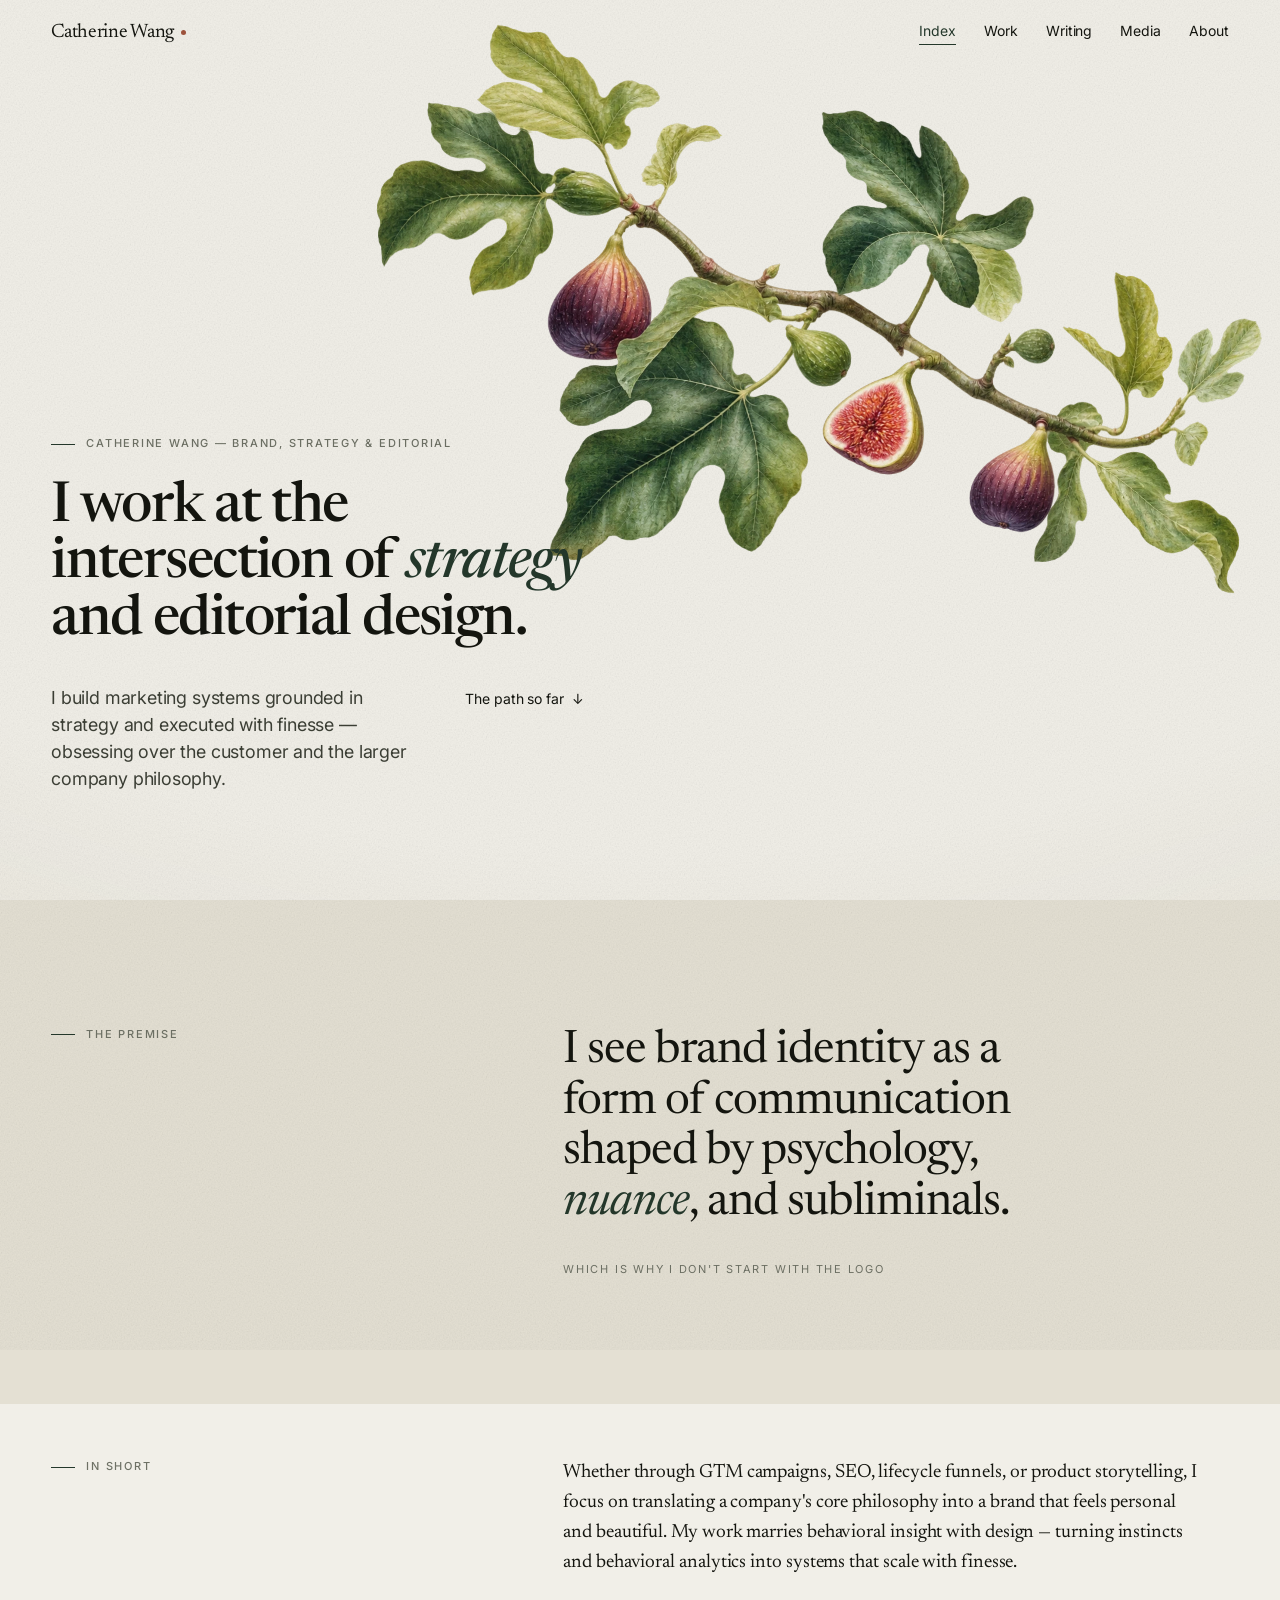
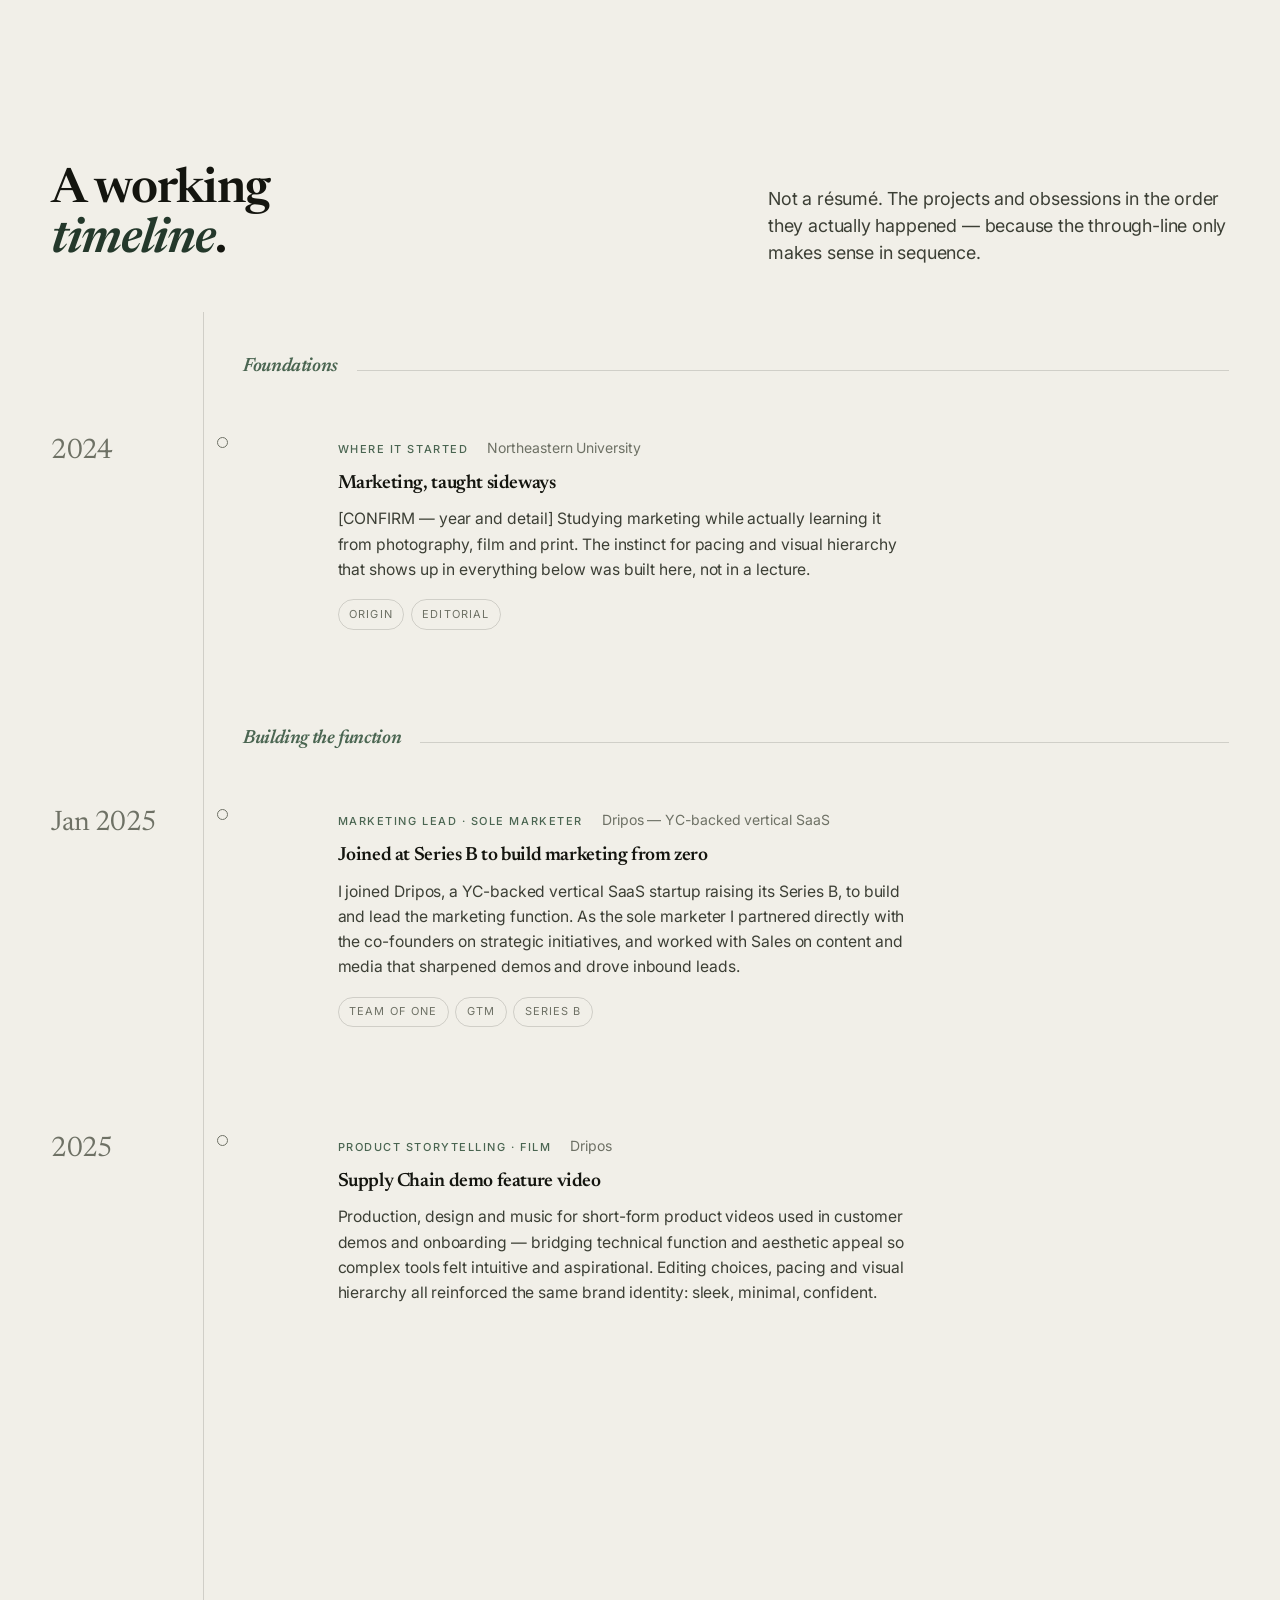
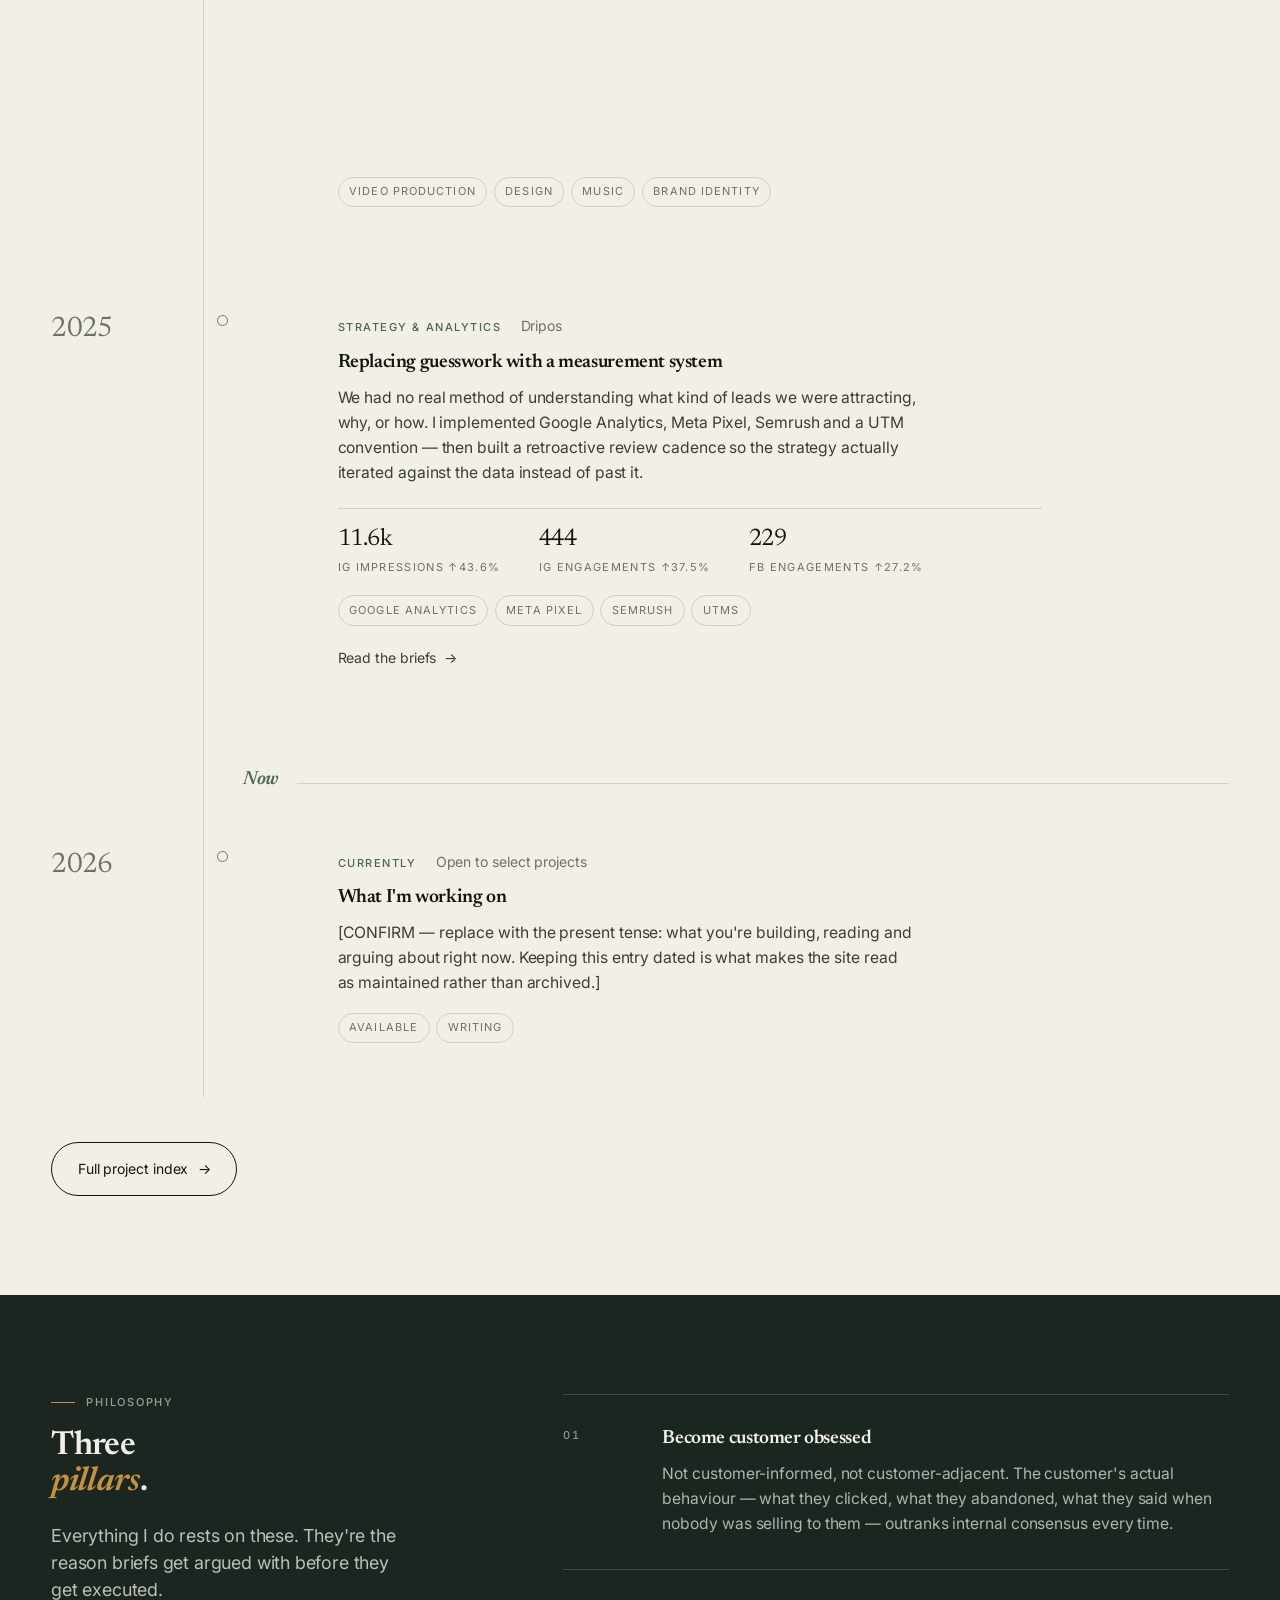
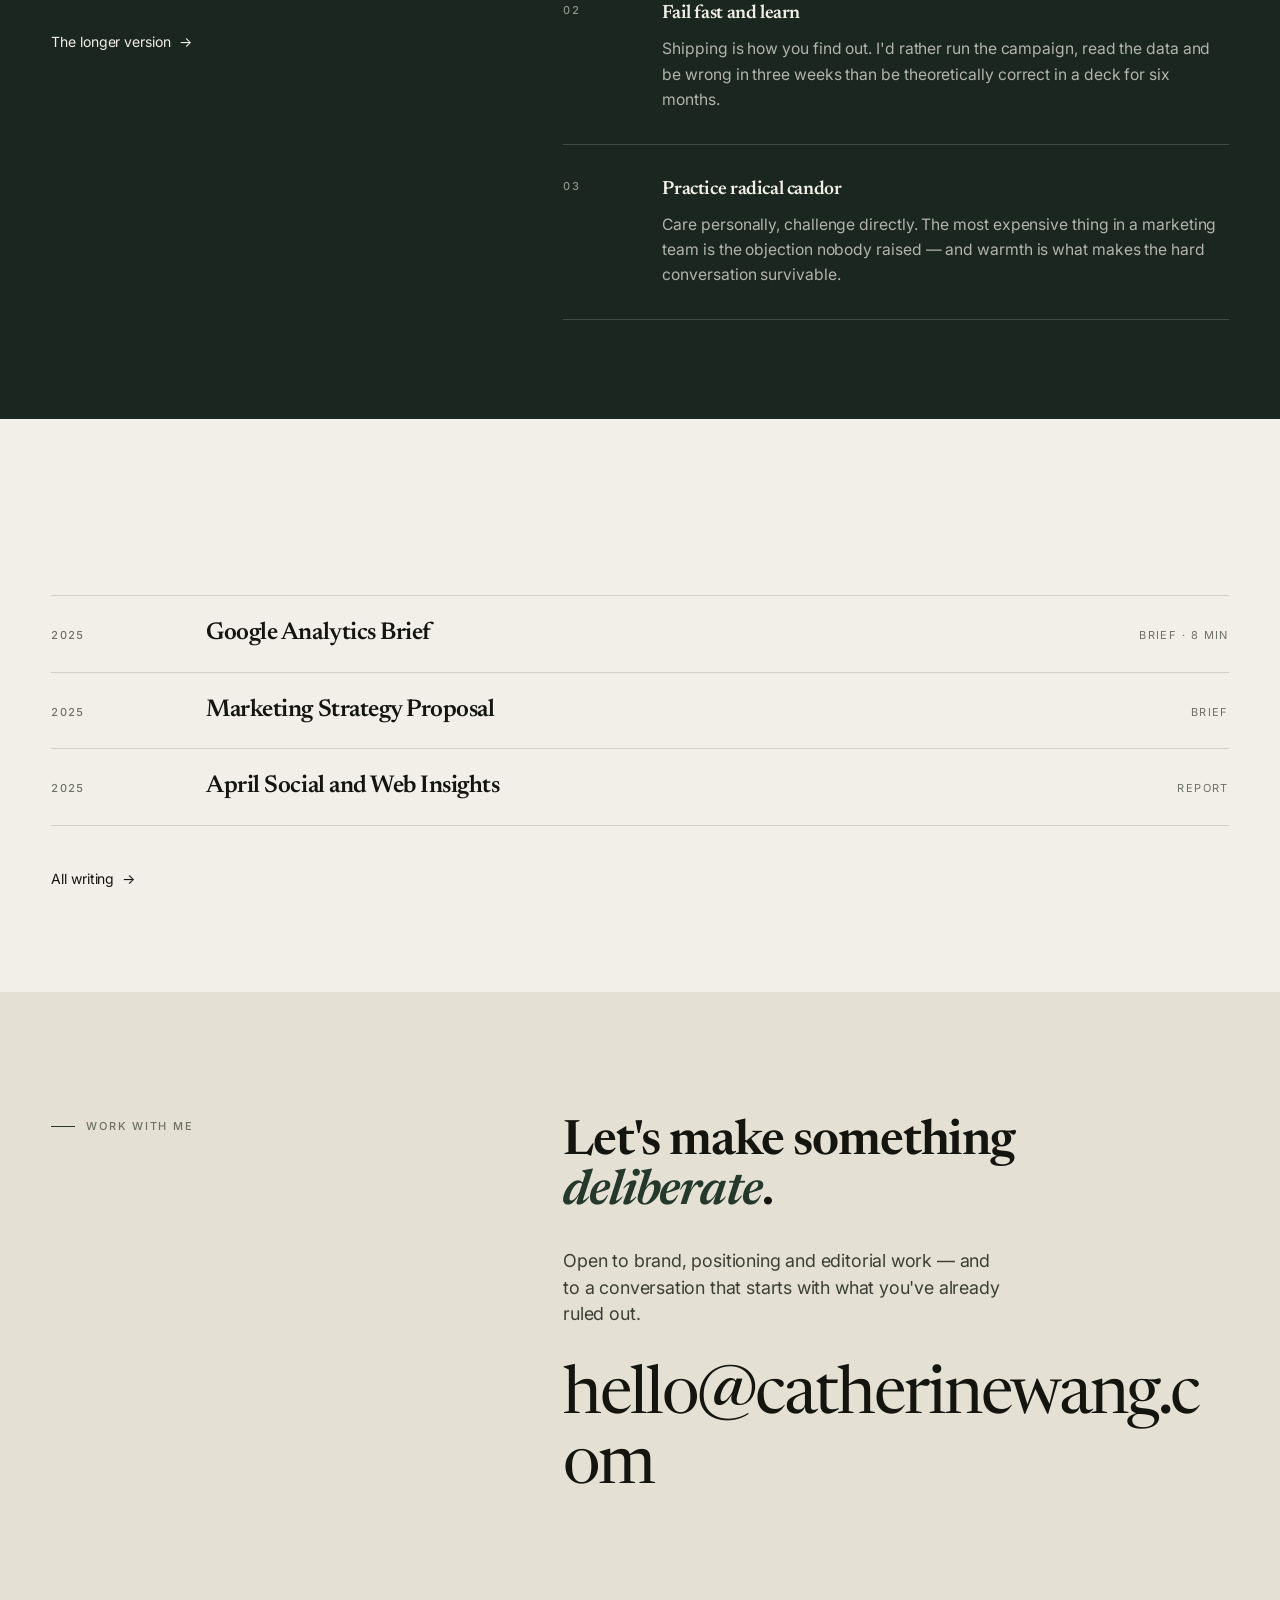
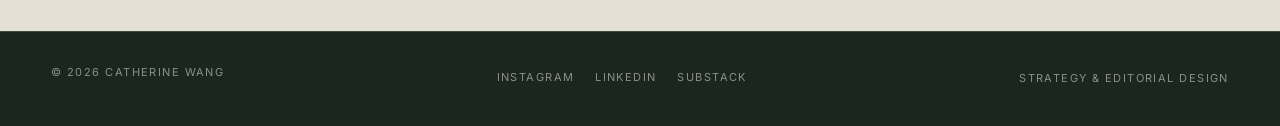
<file: index.html>
<!DOCTYPE html>
<html lang="en">
<head>
<meta charset="utf-8">
<meta name="viewport" content="width=device-width, initial-scale=1">
<title>Catherine Wang — Strategy &amp; Editorial Design</title>
<meta name="description" content="Catherine Wang builds marketing systems grounded in strategy and executed with finesse. Brand identity as communication shaped by psychology, nuance and subliminals.">
<meta property="og:title" content="Catherine Wang — Strategy &amp; Editorial Design">
<meta property="og:description" content="I build marketing systems grounded in strategy and executed with finesse.">
<meta property="og:type" content="website">

<link rel="icon" type="image/png" sizes="32x32" href="assets/favicon-32.png">
<link rel="icon" type="image/png" sizes="16x16" href="assets/favicon-16.png">
<link rel="apple-touch-icon" sizes="180x180" href="assets/apple-touch-icon.png">
<link rel="preconnect" href="https://fonts.googleapis.com">
<link rel="preconnect" href="https://fonts.gstatic.com" crossorigin>
<link href="https://fonts.googleapis.com/css2?family=Newsreader:ital,opsz,wght@0,6..72,300..600;1,6..72,300..600&family=Inter:wght@300;400;500&display=swap" rel="stylesheet">
<link rel="stylesheet" href="css/style.css">
</head>
<body>

<a class="skip" href="#main">Skip to content</a>
<div class="grain" aria-hidden="true"></div>
<div class="vignette" aria-hidden="true"></div>
<div class="progress" aria-hidden="true"></div>

<!-- ============================================================ NAV -->
<header class="nav">
  <div class="wrap nav__in">
    <a class="wordmark" href="index.html" aria-label="Catherine Wang, home">
      <span>Catherine Wang</span><i aria-hidden="true"></i>
    </a>
    <nav class="nav__links" aria-label="Primary">
      <a href="index.html" aria-current="page">Index</a>
      <a href="work.html">Work</a>
      <a href="writing.html">Writing</a>
      <a href="media.html">Media</a>
      <a href="about.html">About</a>
    </nav>
    <button class="nav__toggle" aria-expanded="false" aria-controls="drawer">Menu</button>
  </div>
</header>

<div class="drawer" id="drawer" aria-hidden="true">
  <button class="drawer__close">Close</button>
  <a href="index.html" aria-current="page">Index</a>
  <a href="work.html">Work</a>
  <a href="writing.html">Writing</a>
  <a href="media.html">Media</a>
  <a href="about.html">About</a>
  <p class="drawer__meta">hello@catherinewang.com</p>
</div>

<main id="main">

  <!-- ========================================================= HERO -->
  <!-- The fig branch is the hero: a suspended botanical specimen, cut into
       seventeen layers (assets/branch/layers.json) so it can breathe, respond
       to the cursor and hold depth. Typography stays clear of the busy
       middle of the composition; see js/branch.js. -->
  <section class="hero" id="hero">

    <div class="branch" data-branch role="img"
         aria-label="Watercolour illustration of a fig branch — lobed leaves, three ripening figs and one cut in half.">
      <div class="branch__stage">
      <img class="branch__layer" src="assets/branch/leaf-b.webp" alt="" loading="eager" decoding="async"
           width="347" height="331" data-kind="leaf"
           data-depth="0.2" data-mass="0.8" data-rel="0.717"
           style="--x:0.5208%;--y:14.8438%;--w:22.5911%;--ox:111.53%;--oy:44.71%">
      <img class="branch__layer" src="assets/branch/leaf-a.webp" alt="" loading="eager" decoding="async"
           width="314" height="239" data-kind="leaf"
           data-depth="0.28" data-mass="0.55" data-rel="0.558"
           style="--x:11.7839%;--y:2.0508%;--w:20.4427%;--ox:69.75%;--oy:115.48%">
      <img class="branch__layer" src="assets/branch/leaf-c.webp" alt="" loading="eager" decoding="async"
           width="139" height="146" data-kind="leaf"
           data-depth="0.62" data-mass="0.3" data-rel="0.249"
           style="--x:30.0781%;--y:18.3594%;--w:9.0495%;--ox:106.47%;--oy:89.04%">
      <img class="branch__layer" src="assets/branch/leaf-d.webp" alt="" loading="eager" decoding="async"
           width="363" height="365" data-kind="leaf"
           data-depth="0.34" data-mass="0.85" data-rel="0.808"
           style="--x:50.3255%;--y:16.0156%;--w:23.6328%;--ox:50.14%;--oy:101.64%">
      <img class="branch__layer" src="assets/branch/leaf-g.webp" alt="" loading="eager" decoding="async"
           width="138" height="253" data-kind="leaf"
           data-depth="0.22" data-mass="0.45" data-rel="0.295"
           style="--x:90.3646%;--y:51.1719%;--w:8.9844%;--ox:-2.17%;--oy:69.57%">
      <img class="branch__layer" src="assets/branch/leaf-f.webp" alt="" loading="eager" decoding="async"
           width="190" height="215" data-kind="leaf"
           data-depth="0.3" data-mass="0.45" data-rel="0.383"
           style="--x:77.0182%;--y:43.0664%;--w:12.3698%;--ox:6.32%;--oy:102.79%">
      <img class="branch__layer" src="assets/branch/branch.webp" alt="" loading="eager" decoding="async"
           width="1072" height="528" data-kind="branch"
           data-depth="0.4" data-mass="1.0" data-rel="0.723"
           style="--x:24.9349%;--y:23.9258%;--w:69.7917%;--ox:48.23%;--oy:52.08%">
      <img class="branch__layer" src="assets/branch/leaf-h.webp" alt="" loading="eager" decoding="async"
           width="267" height="245" data-kind="leaf"
           data-depth="0.44" data-mass="0.5" data-rel="0.398"
           style="--x:78.125%;--y:70.8984%;--w:17.3828%;--ox:-7.49%;--oy:-3.27%">
      <img class="branch__layer" src="assets/branch/leaf-i.webp" alt="" loading="eager" decoding="async"
           width="129" height="159" data-kind="leaf"
           data-depth="0.52" data-mass="0.35" data-rel="0.256"
           style="--x:88.6719%;--y:81.1523%;--w:8.3984%;--ox:29.46%;--oy:0.63%">
      <img class="branch__layer" src="assets/branch/leaf-j.webp" alt="" loading="eager" decoding="async"
           width="101" height="232" data-kind="leaf"
           data-depth="0.7" data-mass="0.3" data-rel="0.305"
           style="--x:73.8932%;--y:69.2383%;--w:6.5755%;--ox:29.7%;--oy:20.69%">
      <img class="branch__layer" src="assets/branch/leaf-e.webp" alt="" loading="eager" decoding="async"
           width="444" height="422" data-kind="leaf"
           data-depth="0.86" data-mass="1.0" data-rel="1.0"
           style="--x:19.9219%;--y:50.1953%;--w:28.9062%;--ox:88.74%;--oy:7.35%">
      <img class="branch__layer" src="assets/branch/fig-green-a.webp" alt="" loading="eager" decoding="async"
           width="145" height="83" data-kind="fig"
           data-depth="0.66" data-mass="1.6" data-rel="0.252"
           style="--x:18.6198%;--y:25.7812%;--w:9.4401%;--ox:88.97%;--oy:61.45%">
      <img class="branch__layer" src="assets/branch/fig-green-b.webp" alt="" loading="eager" decoding="async"
           width="190" height="117" data-kind="fig"
           data-depth="0.72" data-mass="1.6" data-rel="0.252"
           style="--x:41.276%;--y:53.0273%;--w:12.3698%;--ox:34.74%;--oy:-26.5%">
      <img class="branch__layer" src="assets/branch/fig-green-c.webp" alt="" loading="eager" decoding="async"
           width="102" height="61" data-kind="fig"
           data-depth="0.6" data-mass="1.6" data-rel="0.18"
           style="--x:69.7917%;--y:52.6367%;--w:6.6406%;--ox:17.65%;--oy:-18.03%">
      <img class="branch__layer" src="assets/branch/fig-purple-a.webp" alt="" loading="eager" decoding="async"
           width="183" height="200" data-kind="fig"
           data-depth="0.92" data-mass="2.2" data-rel="0.458"
           style="--x:19.7266%;--y:38.6719%;--w:11.9141%;--ox:44.81%;--oy:3%">
      <img class="branch__layer" src="assets/branch/fig-cut.webp" alt="" loading="eager" decoding="async"
           width="176" height="196" data-kind="fig"
           data-depth="0.88" data-mass="2.2" data-rel="0.444"
           style="--x:50.3906%;--y:58.1055%;--w:11.4583%;--ox:80.11%;--oy:13.78%">
      <img class="branch__layer" src="assets/branch/fig-purple-b.webp" alt="" loading="eager" decoding="async"
           width="152" height="190" data-kind="fig"
           data-depth="0.9" data-mass="2.2" data-rel="0.399"
           style="--x:66.7318%;--y:68.0664%;--w:9.8958%;--ox:62.5%;--oy:15.26%">
      </div>
    </div>

    <div class="wrap hero__type">
      <p class="label hero__eyebrow">Catherine Wang — Brand, Strategy &amp; Editorial</p>

      <h1 class="mega" data-split>
        <span data-line>I work at the</span>
        <span data-line>intersection of <em>strategy</em></span>
        <span data-line>and editorial design.</span>
      </h1>

      <div class="hero__meta">
        <p class="lead" data-reveal style="--d:640ms;max-width:34ch;margin:0">
          I build marketing systems grounded in strategy and executed with
          finesse — obsessing over the customer and the larger company
          philosophy.
        </p>
        <div data-reveal style="--d:760ms">
          <a class="alink link" href="#timeline"><span>The path so far</span><span aria-hidden="true">↓</span></a>
        </div>
      </div>

      <p class="hero__caption" data-reveal style="--d:880ms">Boston &amp; New York</p>
    </div>
  </section>

  <!-- ==================================================== STATEMENT -->
  <!-- Her own line from Notion — the most opinionated sentence she has,
       so it gets the largest type on the page after the hero. -->
  <section class="section statement tone-sand">
    <div class="wrap grid">
      <div class="c1-5"><p class="label" data-reveal>The premise</p></div>
      <div class="c6-13">
        <blockquote data-reveal>
          I see brand identity as a form of communication shaped by
          psychology, <em>nuance</em>, and subliminals.
        </blockquote>
        <cite data-reveal>Which is why I don't start with the logo</cite>
      </div>
    </div>
  </section>

  <!-- ======================================================= INTRO -->
  <section class="section section--tight">
    <div class="wrap grid">
      <div class="c1-5"><p class="label" data-reveal>In short</p></div>
      <div class="c6-13">
        <div class="prose prose--serif" data-reveal>
          <p>
            Whether through GTM campaigns, SEO, lifecycle funnels, or product
            storytelling, I focus on translating a company's core philosophy
            into a brand that feels personal and beautiful. My work marries
            behavioral insight with design — turning instincts and behavioral
            analytics into systems that scale with finesse.
          </p>
        </div>
      </div>
    </div>
  </section>

  <!-- ====================================================== TIMELINE -->
  <!-- Journey and portfolio as one scroll, after getty.edu/tracingart.
       ⚠ Entries marked [CONFIRM] need a date or detail only you know. -->
  <section class="section" id="timeline">
    <div class="wrap">
      <div class="grid" style="margin-bottom:clamp(2rem,5vh,3.5rem)">
        <div class="c1-6">
          <p class="label" data-reveal>The path so far</p>
          <h2 class="h1" data-reveal style="margin-top:1.1rem">
            A working<br><span class="it ac">timeline</span>.
          </h2>
        </div>
        <div class="c8-13" style="align-self:end">
          <p class="lead" data-reveal>
            Not a résumé. The projects and obsessions in the order they
            actually happened — because the through-line only makes sense
            in sequence.
          </p>
        </div>
      </div>

      <div class="tl">
        <div class="tl__rail" aria-hidden="true"><div class="tl__fill"></div></div>
        <ol class="tl__list">

          <li class="tl__era"><h2>Foundations</h2></li>

          <li class="tl__item">
            <p class="tl__year">2024</p>
            <span class="tl__node" aria-hidden="true"></span>
            <div class="tl__body" data-reveal>
              <div class="tl__kicker">
                <span class="tl__role">Where it started</span>
                <span class="tl__where">Northeastern University</span>
              </div>
              <h3 class="h3">Marketing, taught sideways</h3>
              <p>
                [CONFIRM — year and detail] Studying marketing while actually
                learning it from photography, film and print. The instinct for
                pacing and visual hierarchy that shows up in everything below
                was built here, not in a lecture.
              </p>
              <div class="tags"><span class="tag">Origin</span><span class="tag">Editorial</span></div>
            </div>
          </li>

          <li class="tl__era"><h2>Building the function</h2></li>

          <li class="tl__item">
            <p class="tl__year">Jan 2025</p>
            <span class="tl__node" aria-hidden="true"></span>
            <div class="tl__body" data-reveal>
              <div class="tl__kicker">
                <span class="tl__role">Marketing Lead · Sole marketer</span>
                <span class="tl__where">Dripos — YC-backed vertical SaaS</span>
              </div>
              <h3 class="h3">Joined at Series B to build marketing from zero</h3>
              <p>
                I joined Dripos, a YC-backed vertical SaaS startup raising its
                Series B, to build and lead the marketing function. As the sole
                marketer I partnered directly with the co-founders on strategic
                initiatives, and worked with Sales on content and media that
                sharpened demos and drove inbound leads.
              </p>
              <div class="tags">
                <span class="tag">Team of one</span>
                <span class="tag">GTM</span>
                <span class="tag">Series B</span>
              </div>
            </div>
          </li>

          <li class="tl__item">
            <p class="tl__year">2025</p>
            <span class="tl__node" aria-hidden="true"></span>
            <div class="tl__body" data-reveal>
              <div class="tl__kicker">
                <span class="tl__role">Product storytelling · Film</span>
                <span class="tl__where">Dripos</span>
              </div>
              <h3 class="h3">Supply Chain demo feature video</h3>
              <p>
                Production, design and music for short-form product videos used
                in customer demos and onboarding — bridging technical function
                and aesthetic appeal so complex tools felt intuitive and
                aspirational. Editing choices, pacing and visual hierarchy all
                reinforced the same brand identity: sleek, minimal, confident.
              </p>
              <div class="tl__pair">
                <div data-reveal="clip"><div class="ph ph--45 ph--shadow" data-ph="4:5 — video still"></div></div>
                <div data-reveal="clip"><div class="ph ph--45 ph--sand" data-ph="4:5 — UI detail"></div></div>
              </div>
              <div class="tags">
                <span class="tag">Video production</span>
                <span class="tag">Design</span>
                <span class="tag">Music</span>
                <span class="tag">Brand identity</span>
              </div>
            </div>
          </li>

          <li class="tl__item">
            <p class="tl__year">2025</p>
            <span class="tl__node" aria-hidden="true"></span>
            <div class="tl__body" data-reveal>
              <div class="tl__kicker">
                <span class="tl__role">Strategy &amp; analytics</span>
                <span class="tl__where">Dripos</span>
              </div>
              <h3 class="h3">Replacing guesswork with a measurement system</h3>
              <p>
                We had no real method of understanding what kind of leads we
                were attracting, why, or how. I implemented Google Analytics,
                Meta Pixel, Semrush and a UTM convention — then built a
                retroactive review cadence so the strategy actually iterated
                against the data instead of past it.
              </p>
              <div class="tl__out">
                <div><b>11.6k</b><span>IG impressions ↑43.6%</span></div>
                <div><b>444</b><span>IG engagements ↑37.5%</span></div>
                <div><b>229</b><span>FB engagements ↑27.2%</span></div>
              </div>
              <div class="tags">
                <span class="tag">Google Analytics</span>
                <span class="tag">Meta Pixel</span>
                <span class="tag">Semrush</span>
                <span class="tag">UTMs</span>
              </div>
              <p style="margin-top:1.2rem">
                <a class="alink link" href="work.html"><span>Read the briefs</span><span aria-hidden="true">→</span></a>
              </p>
            </div>
          </li>

          <li class="tl__era"><h2>Now</h2></li>

          <li class="tl__item">
            <p class="tl__year">2026</p>
            <span class="tl__node" aria-hidden="true"></span>
            <div class="tl__body" data-reveal>
              <div class="tl__kicker">
                <span class="tl__role">Currently</span>
                <span class="tl__where">Open to select projects</span>
              </div>
              <h3 class="h3">What I'm working on</h3>
              <p>
                [CONFIRM — replace with the present tense: what you're building,
                reading and arguing about right now. Keeping this entry dated is
                what makes the site read as maintained rather than archived.]
              </p>
              <div class="tags"><span class="tag">Available</span><span class="tag">Writing</span></div>
            </div>
          </li>

        </ol>
      </div>

      <div style="margin-top:clamp(2rem,5vh,3.5rem)" data-reveal>
        <a class="btn" href="work.html">Full project index <span aria-hidden="true">→</span></a>
      </div>
    </div>
  </section>

  <!-- =================================================== PHILOSOPHY -->
  <!-- Below the work: findable in one scroll, never the first thing you
       meet. Three pillars are hers; the expansions are drafts to edit. -->
  <section class="section invert philo" id="philosophy">
    <div class="wrap philo__grid">
      <div class="philo__sticky">
        <p class="label" data-reveal>Philosophy</p>
        <h2 class="h2" data-reveal style="margin-top:1.1rem">
          Three<br><span class="it ac">pillars</span>.
        </h2>
        <p class="lead" data-reveal style="margin-top:1.4rem;max-width:32ch">
          Everything I do rests on these. They're the reason briefs get
          argued with before they get executed.
        </p>
        <p data-reveal style="margin-top:1.6rem">
          <a class="alink link" href="about.html"><span>The longer version</span><span aria-hidden="true">→</span></a>
        </p>
      </div>

      <div class="philo__list">
        <div class="tenet" data-reveal>
          <span class="num">01</span>
          <div>
            <h3 class="h3">Become customer obsessed</h3>
            <p>
              Not customer-informed, not customer-adjacent. The customer's
              actual behaviour — what they clicked, what they abandoned, what
              they said when nobody was selling to them — outranks internal
              consensus every time.
            </p>
          </div>
        </div>
        <div class="tenet" data-reveal>
          <span class="num">02</span>
          <div>
            <h3 class="h3">Fail fast and learn</h3>
            <p>
              Shipping is how you find out. I'd rather run the campaign, read
              the data and be wrong in three weeks than be theoretically
              correct in a deck for six months.
            </p>
          </div>
        </div>
        <div class="tenet" data-reveal>
          <span class="num">03</span>
          <div>
            <h3 class="h3">Practice radical candor</h3>
            <p>
              Care personally, challenge directly. The most expensive thing in
              a marketing team is the objection nobody raised — and warmth is
              what makes the hard conversation survivable.
            </p>
          </div>
        </div>
      </div>
    </div>
  </section>

  <!-- ====================================================== WRITING -->
  <section class="section">
    <div class="wrap">
      <div class="grid" style="margin-bottom:clamp(1.8rem,4.5vh,3rem)">
        <div class="c1-6"><h2 class="h2" data-reveal>Writing</h2></div>
        <div class="c8-13" style="align-self:end">
          <p data-reveal style="color:var(--ink-3);font-size:var(--fs-small)">
            Briefs, essays and notes on brand, behaviour and attention.
          </p>
        </div>
      </div>

      <div class="posts">
        <a class="post" href="work.html" data-reveal>
          <span class="num">2025</span>
          <h3>Google Analytics Brief</h3>
          <span class="post__kind">Brief · 8 min</span>
        </a>
        <a class="post" href="work.html" data-reveal>
          <span class="num">2025</span>
          <h3>Marketing Strategy Proposal</h3>
          <span class="post__kind">Brief</span>
        </a>
        <a class="post" href="work.html" data-reveal>
          <span class="num">2025</span>
          <h3>April Social and Web Insights</h3>
          <span class="post__kind">Report</span>
        </a>
      </div>

      <div style="margin-top:clamp(1.8rem,4.5vh,3rem)" data-reveal>
        <a class="alink link" href="writing.html"><span>All writing</span><span aria-hidden="true">→</span></a>
      </div>
    </div>
  </section>

  <!-- ====================================================== CONTACT -->
  <section class="section contact tone-sand" id="contact">
    <div class="wrap grid">
      <div class="c1-5"><p class="label" data-reveal>Work with me</p></div>
      <div class="c6-13">
        <h2 class="h1" data-reveal style="margin-bottom:1.8rem">
          Let's make something<br><span class="it ac">deliberate</span>.
        </h2>
        <p class="lead" data-reveal style="max-width:42ch;margin-bottom:2.2rem">
          Open to brand, positioning and editorial work — and to a
          conversation that starts with what you've already ruled out.
        </p>
        <a class="contact__mail link" href="mailto:hello@catherinewang.com" data-reveal>hello@catherinewang.com</a>
      </div>
    </div>
  </section>
</main>

<!-- ========================================================= FOOTER -->
<footer class="invert">
  <div class="wrap foot">
    <p>© <span data-year>2026</span> Catherine Wang</p>
    <div class="foot__social">
      <a href="#" class="link">Instagram</a>
      <a href="#" class="link">LinkedIn</a>
      <a href="#" class="link">Substack</a>
    </div>
    <p>Strategy &amp; editorial design</p>
  </div>
</footer>

<script src="js/main.js"></script>
<script src="js/branch.js"></script>
</body>
</html>
</file>
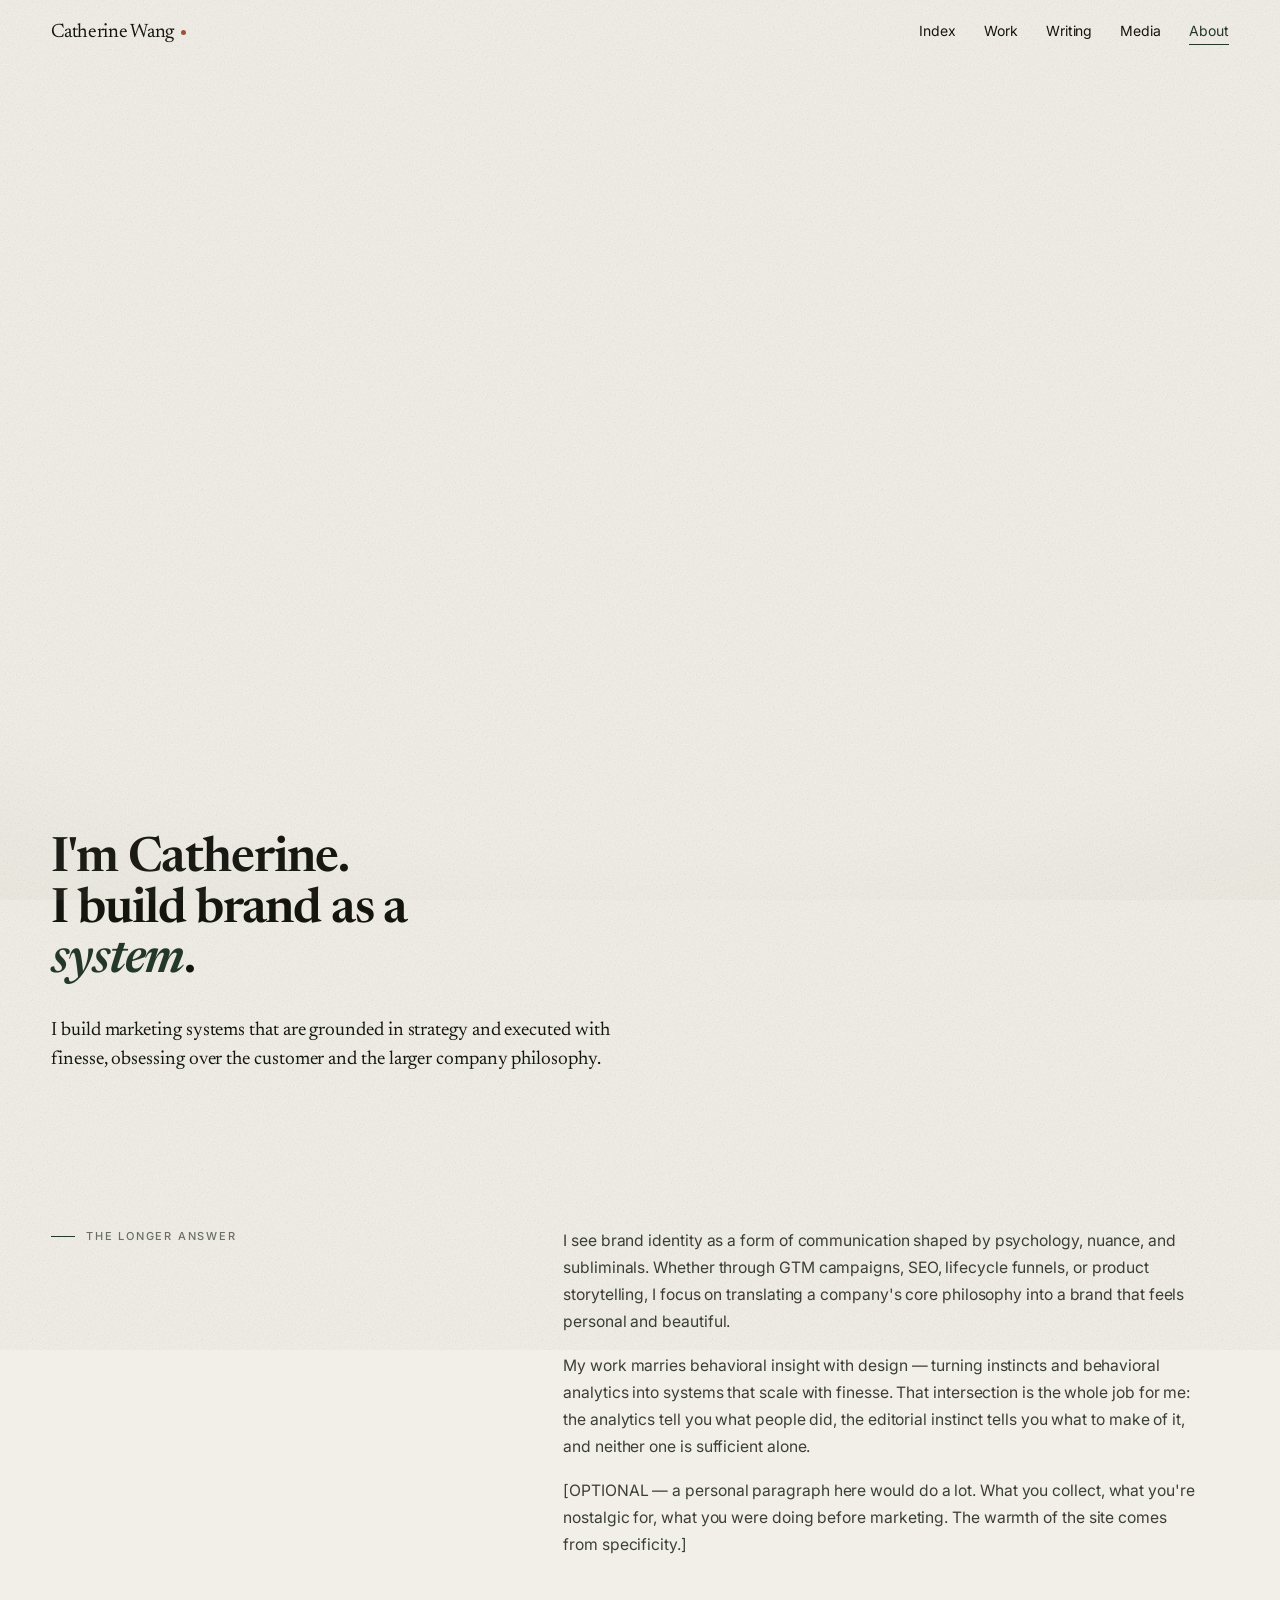
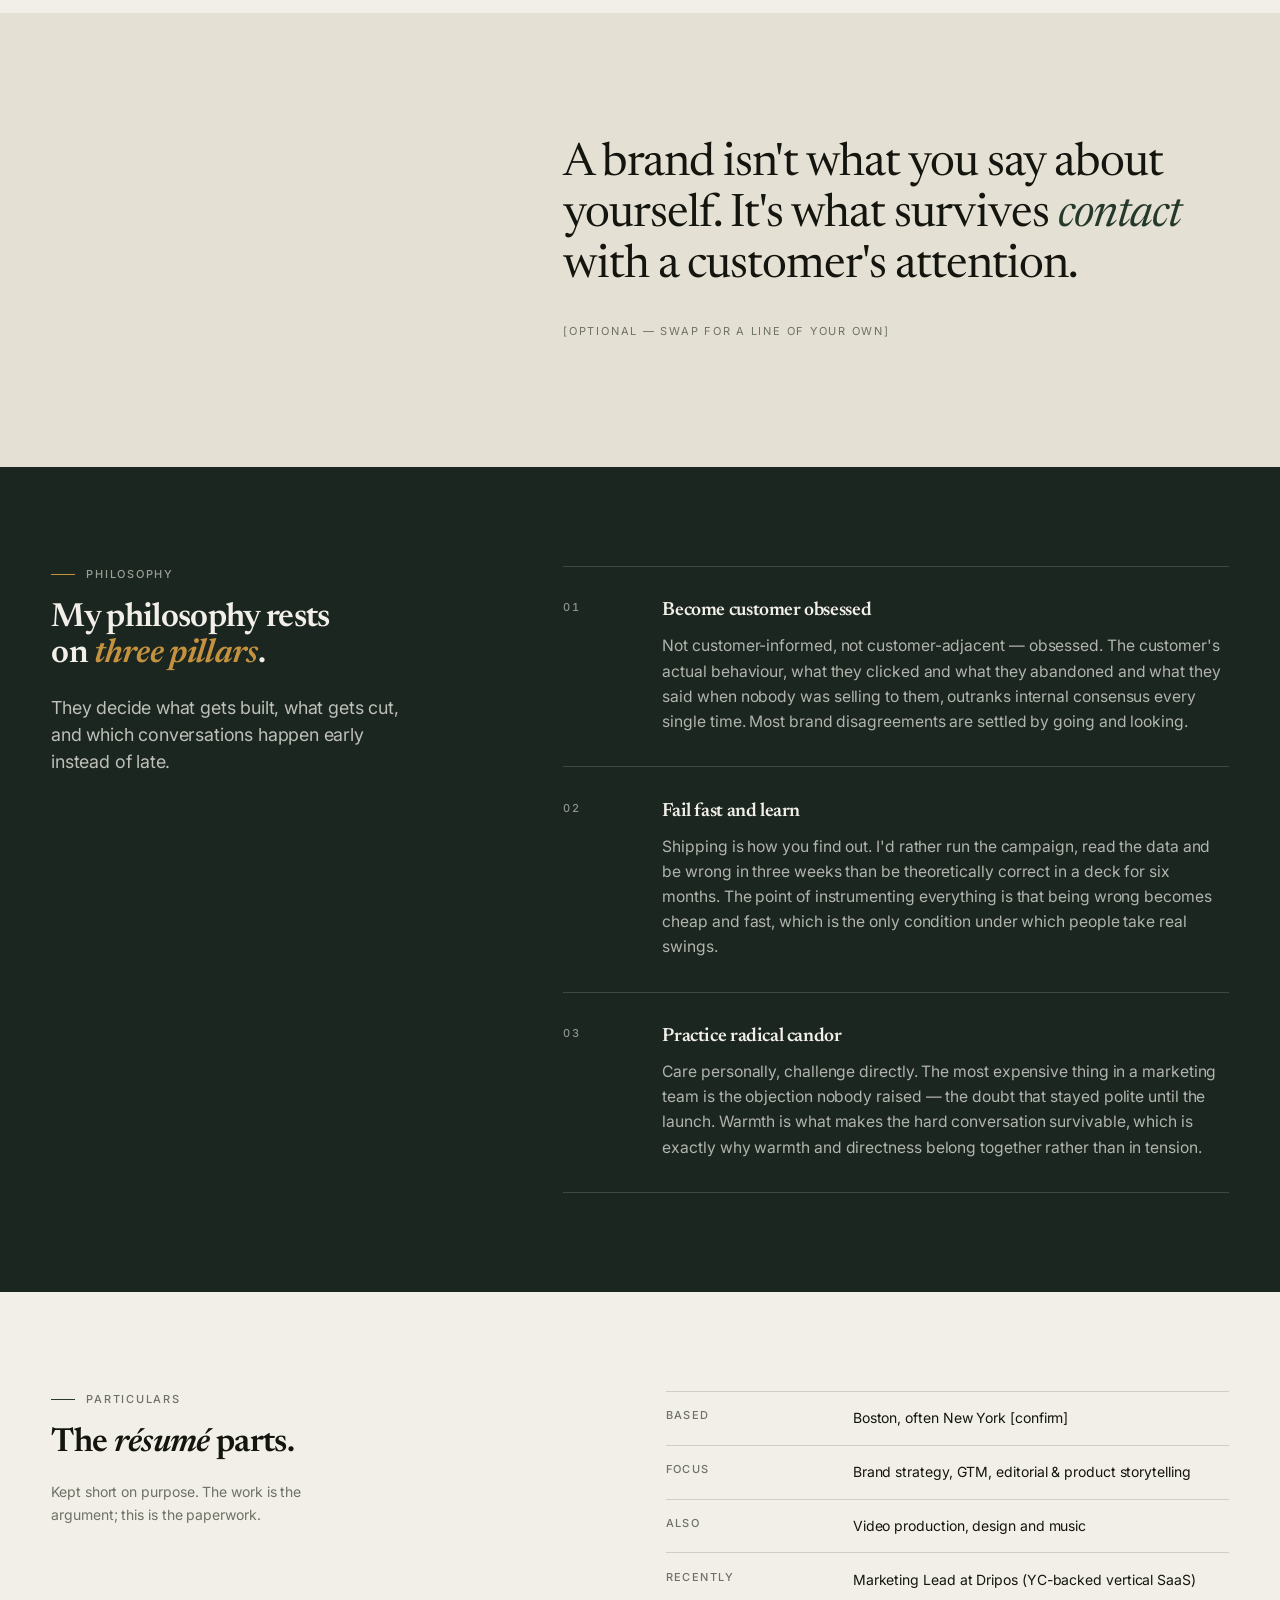
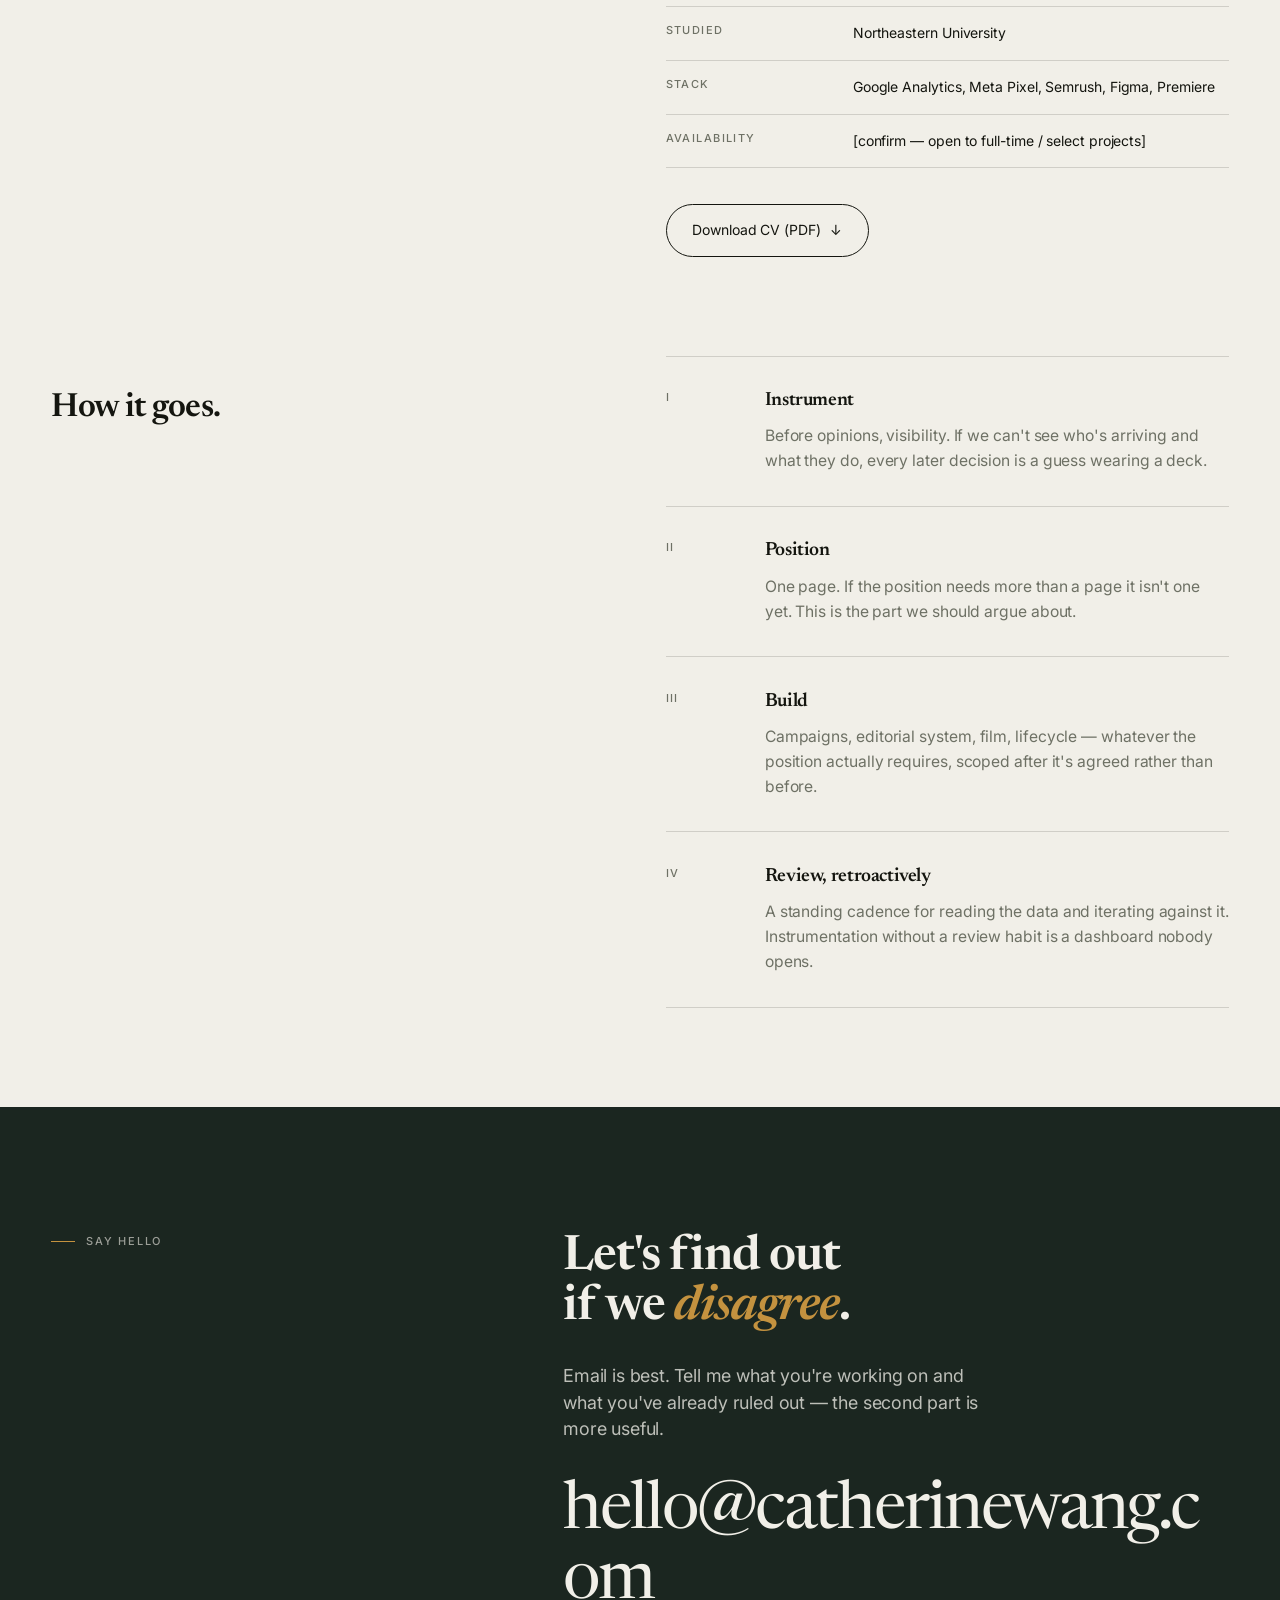
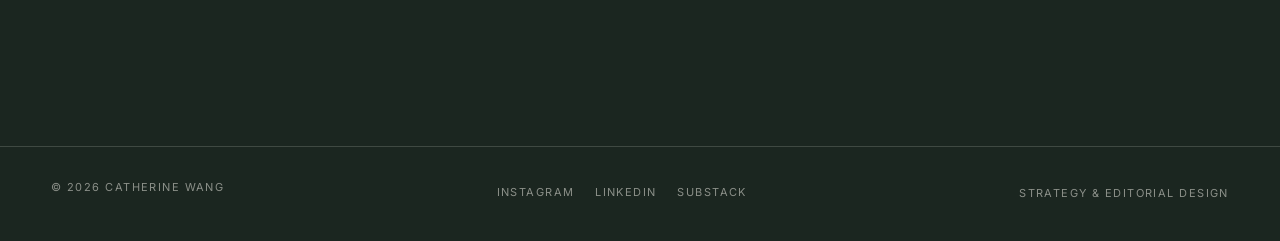
<file: about.html>
<!DOCTYPE html>
<html lang="en">
<head>
<meta charset="utf-8">
<meta name="viewport" content="width=device-width, initial-scale=1">
<title>About — Catherine Wang</title>
<meta name="description" content="Catherine Wang builds marketing systems grounded in strategy and executed with finesse. Three pillars: customer obsession, fail fast and learn, radical candor.">
<link rel="icon" type="image/png" sizes="32x32" href="assets/favicon-32.png">
<link rel="icon" type="image/png" sizes="16x16" href="assets/favicon-16.png">
<link rel="apple-touch-icon" sizes="180x180" href="assets/apple-touch-icon.png">
<link rel="preconnect" href="https://fonts.googleapis.com">
<link rel="preconnect" href="https://fonts.gstatic.com" crossorigin>
<link href="https://fonts.googleapis.com/css2?family=Newsreader:ital,opsz,wght@0,6..72,300..600;1,6..72,300..600&family=Inter:wght@300;400;500&display=swap" rel="stylesheet">
<link rel="stylesheet" href="css/style.css">
</head>
<body>

<a class="skip" href="#main">Skip to content</a>
<div class="grain" aria-hidden="true"></div>
<div class="vignette" aria-hidden="true"></div>
<div class="progress" aria-hidden="true"></div>

<header class="nav">
  <div class="wrap nav__in">
    <a class="wordmark" href="index.html" aria-label="Catherine Wang, home">
      <span>Catherine Wang</span><i aria-hidden="true"></i>
    </a>
    <nav class="nav__links" aria-label="Primary">
      <a href="index.html">Index</a>
      <a href="work.html">Work</a>
      <a href="writing.html">Writing</a>
      <a href="media.html">Media</a>
      <a href="about.html" aria-current="page">About</a>
    </nav>
    <button class="nav__toggle" aria-expanded="false" aria-controls="drawer">Menu</button>
  </div>
</header>

<div class="drawer" id="drawer" aria-hidden="true">
  <button class="drawer__close">Close</button>
  <a href="index.html">Index</a>
  <a href="work.html">Work</a>
  <a href="writing.html">Writing</a>
  <a href="media.html">Media</a>
  <a href="about.html" aria-current="page">About</a>
  <p class="drawer__meta">hello@catherinewang.com</p>
</div>

<main id="main">

  <!-- ==================================================== PAGE HEAD -->
  <section class="section wrap" style="padding-top:clamp(7.5rem,19vh,12rem)">
    <div class="about__hero">
      <div class="about__portrait" data-reveal="clip">
        <div class="ph ph--45 ph--gold" data-ph="portrait — 4:5, warm natural light"></div>
      </div>
      <div class="about__intro">
        <p class="label" data-reveal>About</p>
        <h1 class="h1" data-reveal style="margin:1.2rem 0 1.8rem">
          I'm Catherine.<br>I build brand as a<br><span class="it ac">system</span>.
        </h1>
        <div class="prose prose--serif" data-reveal>
          <p>
            I build marketing systems that are grounded in strategy and
            executed with finesse, obsessing over the customer and the larger
            company philosophy.
          </p>
        </div>
      </div>
    </div>
  </section>

  <!-- ======================================================== BIO -->
  <section class="section section--tight wrap">
    <div class="grid">
      <div class="c1-5"><p class="label" data-reveal>The longer answer</p></div>
      <div class="c6-13">
        <div class="prose" data-reveal>
          <p>
            I see brand identity as a form of communication shaped by
            psychology, nuance, and subliminals. Whether through GTM
            campaigns, SEO, lifecycle funnels, or product storytelling, I
            focus on translating a company's core philosophy into a brand that
            feels personal and beautiful.
          </p>
          <p>
            My work marries behavioral insight with design — turning instincts
            and behavioral analytics into systems that scale with finesse.
            That intersection is the whole job for me: the analytics tell you
            what people did, the editorial instinct tells you what to make of
            it, and neither one is sufficient alone.
          </p>
          <p>
            [OPTIONAL — a personal paragraph here would do a lot. What you
            collect, what you're nostalgic for, what you were doing before
            marketing. The warmth of the site comes from specificity.]
          </p>
        </div>
      </div>
    </div>
  </section>

  <!-- ==================================================== STATEMENT -->
  <section class="section statement tone-sand">
    <div class="wrap grid">
      <div class="c1-5"><p class="label" data-reveal>In one line</p></div>
      <div class="c6-13">
        <blockquote data-reveal>
          A brand isn't what you say about yourself.
          It's what survives <em>contact</em> with a customer's attention.
        </blockquote>
        <cite data-reveal>[Optional — swap for a line of your own]</cite>
      </div>
    </div>
  </section>

  <!-- =================================================== PHILOSOPHY -->
  <section class="section invert philo" id="philosophy">
    <div class="wrap philo__grid">
      <div class="philo__sticky">
        <p class="label" data-reveal>Philosophy</p>
        <h2 class="h2" data-reveal style="margin-top:1.1rem">
          My philosophy rests<br>on <span class="it ac">three pillars</span>.
        </h2>
        <p class="lead" data-reveal style="margin-top:1.4rem;max-width:32ch">
          They decide what gets built, what gets cut, and which
          conversations happen early instead of late.
        </p>
      </div>

      <div class="philo__list">
        <div class="tenet" data-reveal>
          <span class="num">01</span>
          <div>
            <h3 class="h3">Become customer obsessed</h3>
            <p>
              Not customer-informed, not customer-adjacent — obsessed. The
              customer's actual behaviour, what they clicked and what they
              abandoned and what they said when nobody was selling to them,
              outranks internal consensus every single time. Most brand
              disagreements are settled by going and looking.
            </p>
          </div>
        </div>
        <div class="tenet" data-reveal>
          <span class="num">02</span>
          <div>
            <h3 class="h3">Fail fast and learn</h3>
            <p>
              Shipping is how you find out. I'd rather run the campaign, read
              the data and be wrong in three weeks than be theoretically
              correct in a deck for six months. The point of instrumenting
              everything is that being wrong becomes cheap and fast, which is
              the only condition under which people take real swings.
            </p>
          </div>
        </div>
        <div class="tenet" data-reveal>
          <span class="num">03</span>
          <div>
            <h3 class="h3">Practice radical candor</h3>
            <p>
              Care personally, challenge directly. The most expensive thing in
              a marketing team is the objection nobody raised — the doubt that
              stayed polite until the launch. Warmth is what makes the hard
              conversation survivable, which is exactly why warmth and
              directness belong together rather than in tension.
            </p>
          </div>
        </div>
      </div>
    </div>
  </section>

  <!-- ========================================================= FACTS -->
  <section class="section wrap">
    <div class="grid">
      <div class="c1-5">
        <p class="label" data-reveal>Particulars</p>
        <h2 class="h2" data-reveal style="margin-top:1.1rem">
          The <span class="it">résumé</span> parts.
        </h2>
        <p data-reveal style="margin-top:1.2rem;color:var(--ink-3);font-size:var(--fs-small);max-width:32ch">
          Kept short on purpose. The work is the argument; this is the
          paperwork.
        </p>
      </div>

      <div class="c7-13">
        <dl class="facts" data-reveal>
          <div class="fact"><dt>Based</dt><dd>Boston, often New York [confirm]</dd></div>
          <div class="fact"><dt>Focus</dt><dd>Brand strategy, GTM, editorial &amp; product storytelling</dd></div>
          <div class="fact"><dt>Also</dt><dd>Video production, design and music</dd></div>
          <div class="fact"><dt>Recently</dt><dd>Marketing Lead at Dripos (YC-backed vertical SaaS)</dd></div>
          <div class="fact"><dt>Studied</dt><dd>Northeastern University</dd></div>
          <div class="fact"><dt>Stack</dt><dd>Google Analytics, Meta Pixel, Semrush, Figma, Premiere</dd></div>
          <div class="fact"><dt>Availability</dt><dd>[confirm — open to full-time / select projects]</dd></div>
        </dl>

        <div style="margin-top:2.2rem" data-reveal>
          <a class="btn" href="#">Download CV (PDF) <span aria-hidden="true">↓</span></a>
          <!-- PLACEHOLDER: drop your CV at assets/catherine-wang-cv.pdf
               and point this href there. -->
        </div>
      </div>
    </div>
  </section>

  <!-- ================================================== HOW IT GOES -->
  <section class="section wrap section--flush-t">
    <div class="grid">
      <div class="c1-5">
        <p class="label" data-reveal>Process</p>
        <h2 class="h2" data-reveal style="margin-top:1.1rem">How it goes.</h2>
      </div>
      <div class="c7-13">
        <div class="tenet" data-reveal style="border-top:1px solid var(--line)">
          <span class="num">I</span>
          <div>
            <h3 class="h3">Instrument</h3>
            <p>Before opinions, visibility. If we can't see who's arriving and what they do, every later decision is a guess wearing a deck.</p>
          </div>
        </div>
        <div class="tenet" data-reveal>
          <span class="num">II</span>
          <div>
            <h3 class="h3">Position</h3>
            <p>One page. If the position needs more than a page it isn't one yet. This is the part we should argue about.</p>
          </div>
        </div>
        <div class="tenet" data-reveal>
          <span class="num">III</span>
          <div>
            <h3 class="h3">Build</h3>
            <p>Campaigns, editorial system, film, lifecycle — whatever the position actually requires, scoped after it's agreed rather than before.</p>
          </div>
        </div>
        <div class="tenet" data-reveal>
          <span class="num">IV</span>
          <div>
            <h3 class="h3">Review, retroactively</h3>
            <p>A standing cadence for reading the data and iterating against it. Instrumentation without a review habit is a dashboard nobody opens.</p>
          </div>
        </div>
      </div>
    </div>
  </section>

  <!-- ====================================================== CONTACT -->
  <section class="section contact invert">
    <div class="wrap grid">
      <div class="c1-5"><p class="label" data-reveal>Say hello</p></div>
      <div class="c6-13">
        <h2 class="h1" data-reveal style="margin-bottom:1.8rem">
          Let's find out<br>if we <span class="it ac">disagree</span>.
        </h2>
        <p class="lead" data-reveal style="max-width:42ch;margin-bottom:2.2rem">
          Email is best. Tell me what you're working on and what you've
          already ruled out — the second part is more useful.
        </p>
        <a class="contact__mail link" href="mailto:hello@catherinewang.com" data-reveal>hello@catherinewang.com</a>
      </div>
    </div>
  </section>
</main>

<footer class="invert">
  <div class="wrap foot">
    <p>© <span data-year>2026</span> Catherine Wang</p>
    <div class="foot__social">
      <a href="#" class="link">Instagram</a>
      <a href="#" class="link">LinkedIn</a>
      <a href="#" class="link">Substack</a>
    </div>
    <p>Strategy &amp; editorial design</p>
  </div>
</footer>

<script src="js/main.js"></script>
</body>
</html>
</file>
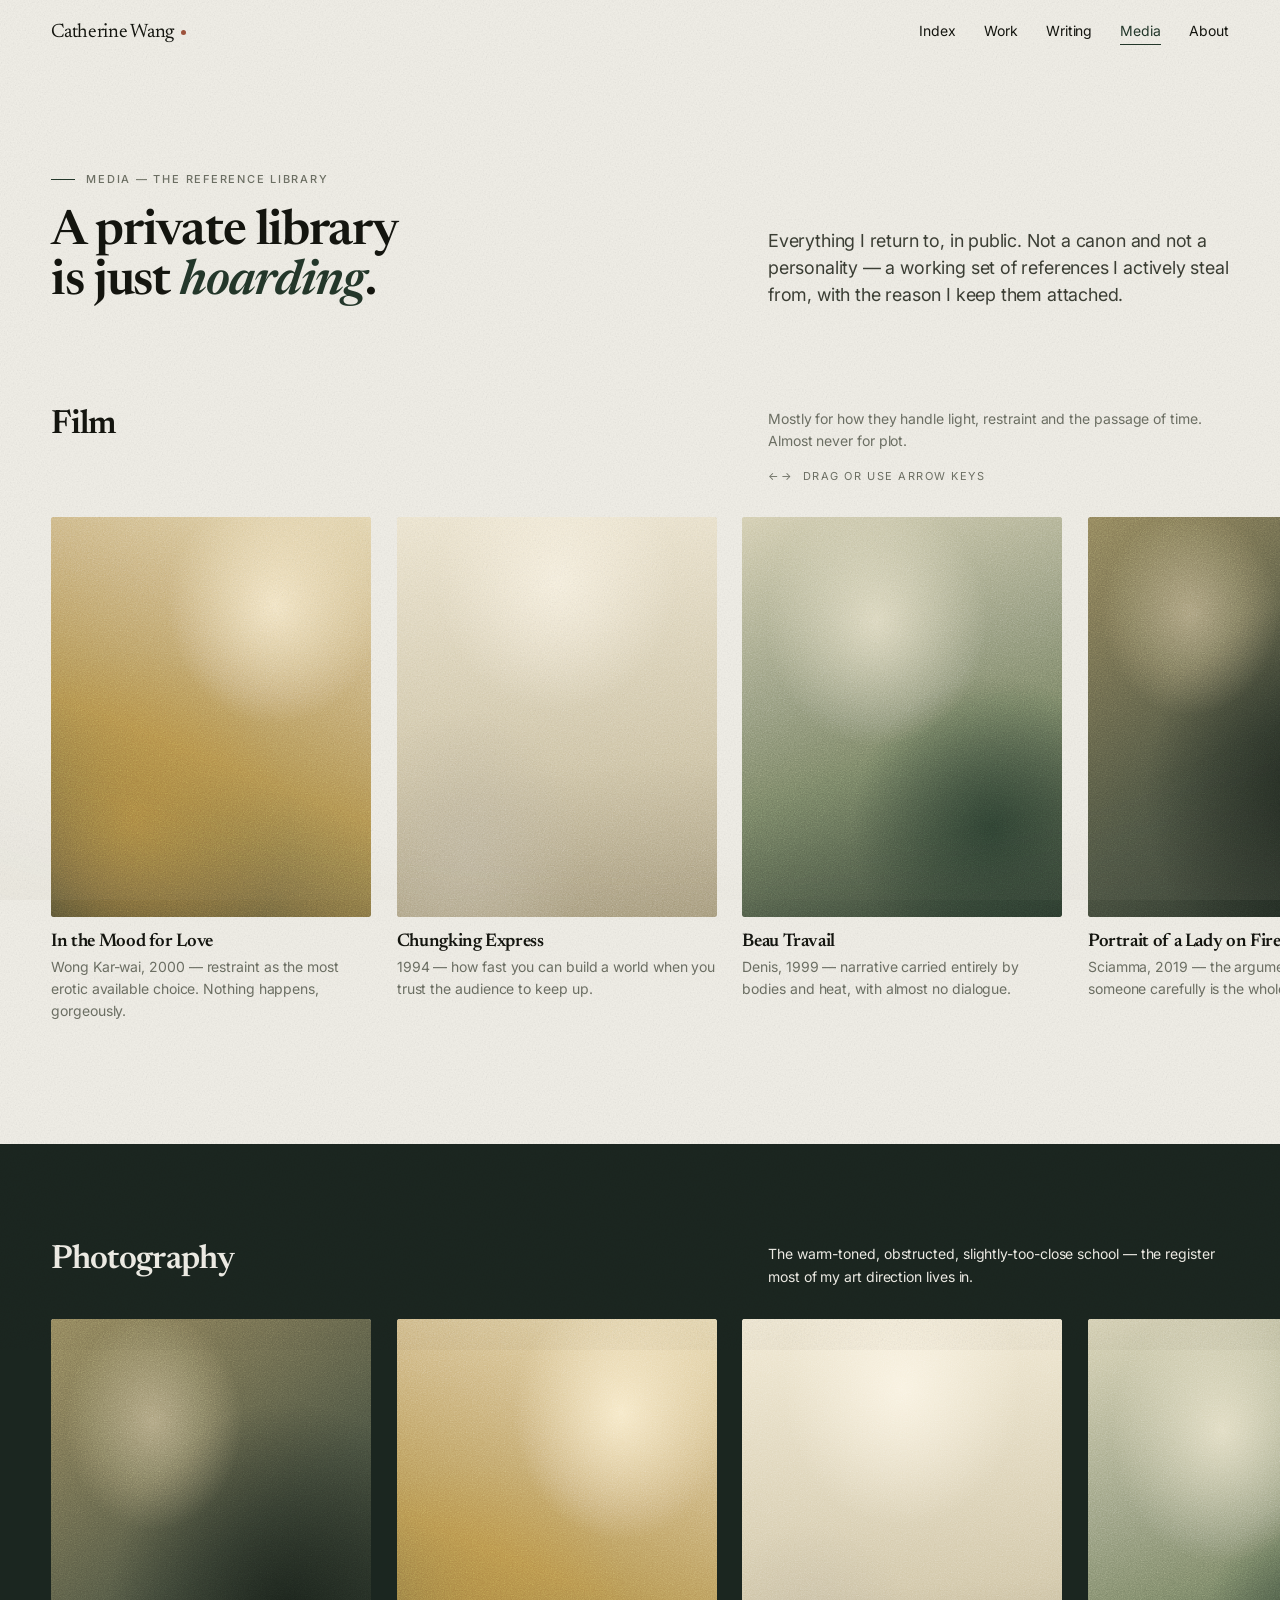
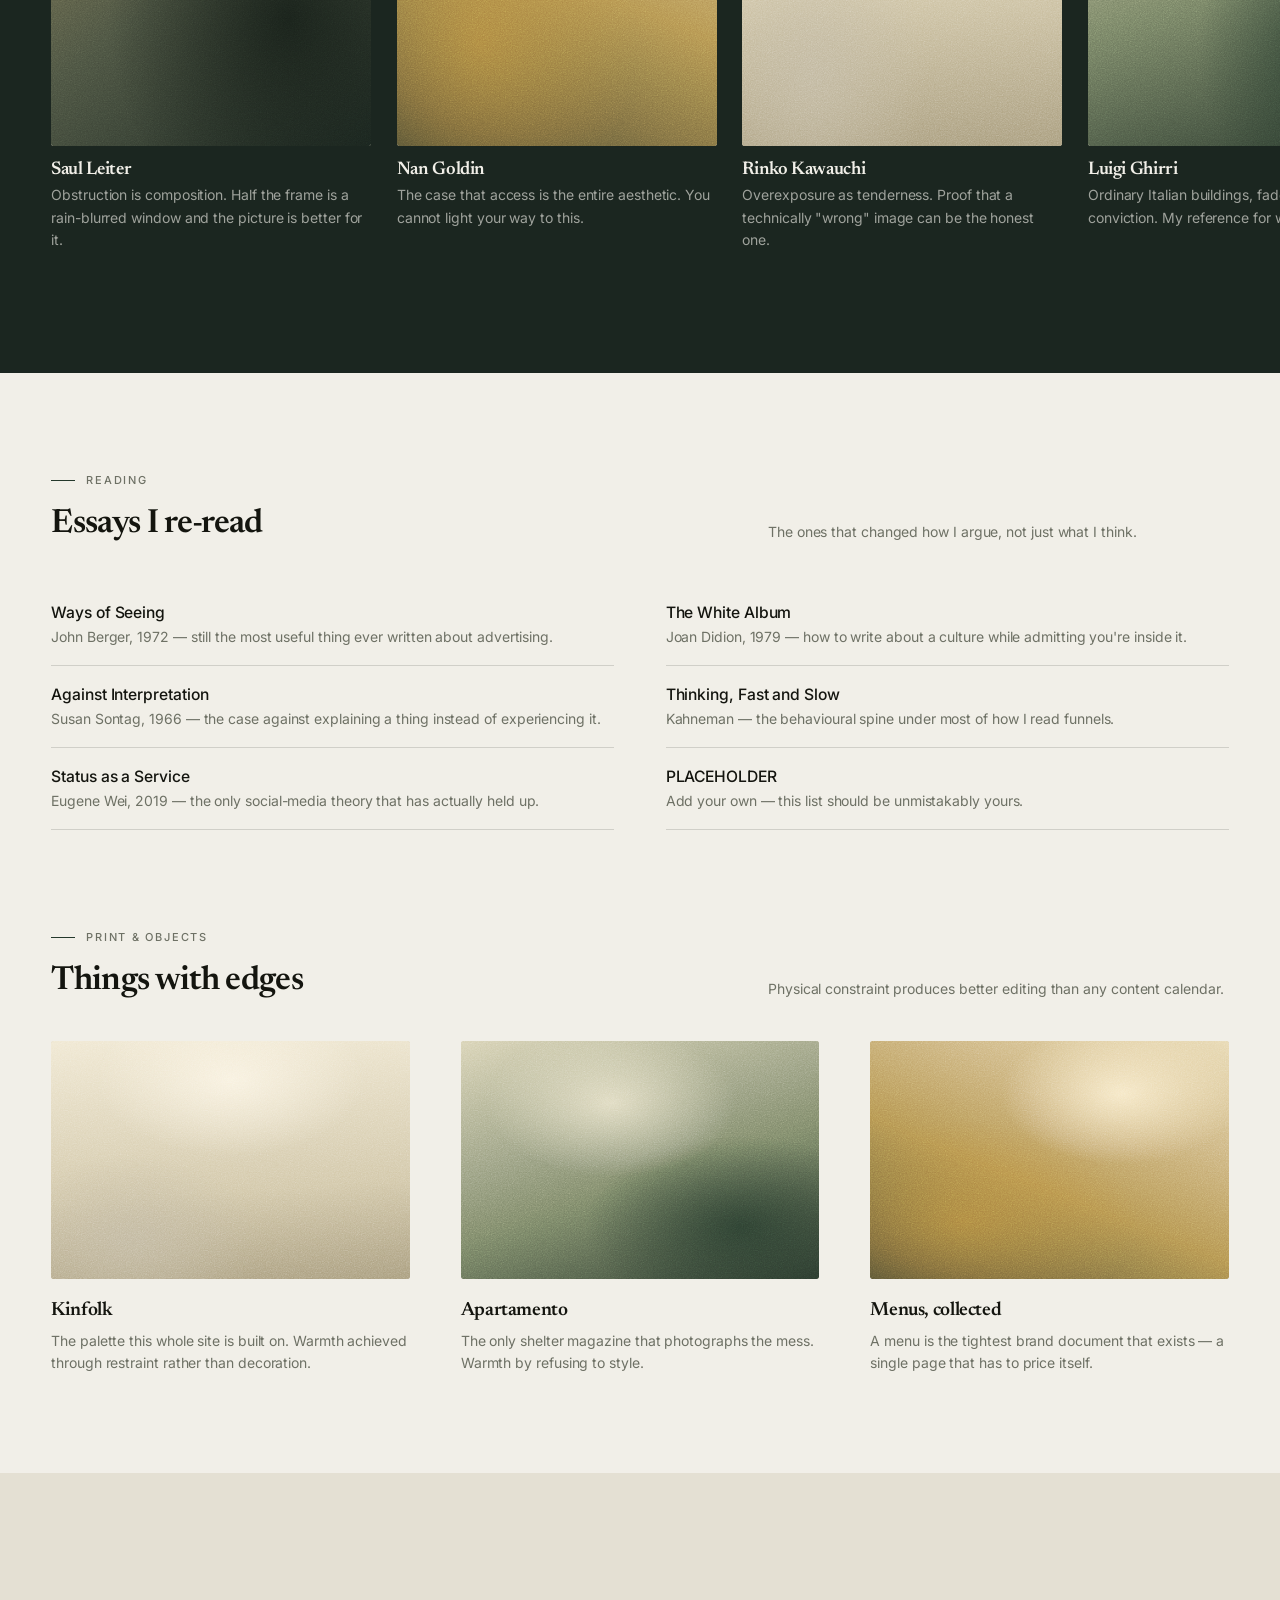
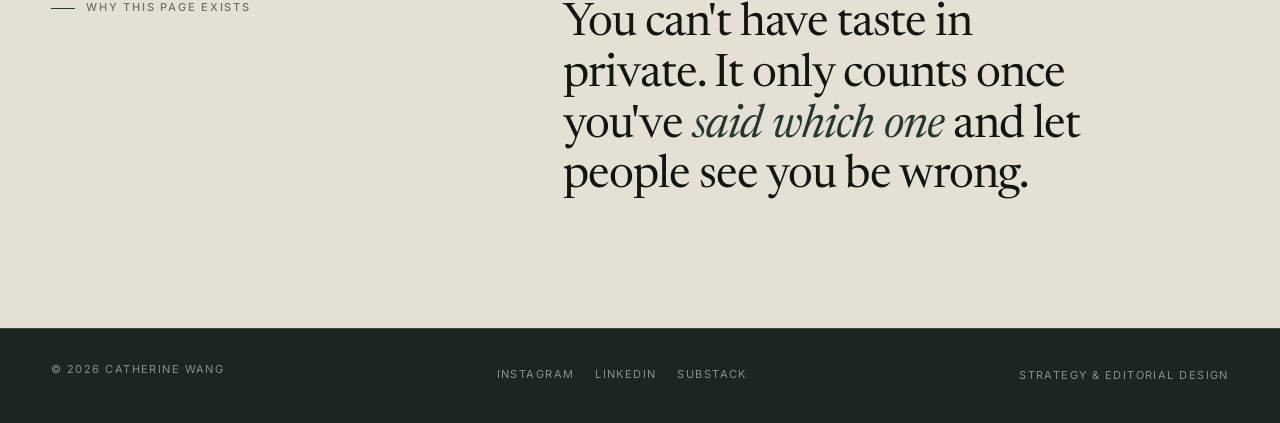
<file: media.html>
<!DOCTYPE html>
<html lang="en">
<head>
<meta charset="utf-8">
<meta name="viewport" content="width=device-width, initial-scale=1">
<title>Media — Catherine Wang</title>
<meta name="description" content="A public reference library: film, photography, print and essays Catherine Wang returns to.">
<link rel="icon" type="image/png" sizes="32x32" href="assets/favicon-32.png">
<link rel="icon" type="image/png" sizes="16x16" href="assets/favicon-16.png">
<link rel="apple-touch-icon" sizes="180x180" href="assets/apple-touch-icon.png">
<link rel="preconnect" href="https://fonts.googleapis.com">
<link rel="preconnect" href="https://fonts.gstatic.com" crossorigin>
<link href="https://fonts.googleapis.com/css2?family=Newsreader:ital,opsz,wght@0,6..72,300..600;1,6..72,300..600&family=Inter:wght@300;400;500&display=swap" rel="stylesheet">
<link rel="stylesheet" href="css/style.css">
</head>
<body>

<a class="skip" href="#main">Skip to content</a>
<div class="grain" aria-hidden="true"></div>
<div class="vignette" aria-hidden="true"></div>
<div class="progress" aria-hidden="true"></div>

<header class="nav">
  <div class="wrap nav__in">
    <a class="wordmark" href="index.html" aria-label="Catherine Wang, home">
      <span>Catherine Wang</span><i aria-hidden="true"></i>
    </a>
    <nav class="nav__links" aria-label="Primary">
      <a href="index.html">Index</a>
      <a href="work.html">Work</a>
      <a href="writing.html">Writing</a>
      <a href="media.html" aria-current="page">Media</a>
      <a href="about.html">About</a>
    </nav>
    <button class="nav__toggle" aria-expanded="false" aria-controls="drawer">Menu</button>
  </div>
</header>

<div class="drawer" id="drawer" aria-hidden="true">
  <button class="drawer__close">Close</button>
  <a href="index.html">Index</a>
  <a href="work.html">Work</a>
  <a href="writing.html">Writing</a>
  <a href="media.html" aria-current="page">Media</a>
  <a href="about.html">About</a>
  <p class="drawer__meta">hello@catherinewang.com</p>
</div>

<main id="main">

  <!-- ====================================================================
       ⚠ PLACEHOLDER PAGE — the entries below are a demonstration of the
       format, not your taste. Replace every title and note with things you
       actually return to. The one-line "why I keep it" is the whole point:
       a list of titles is a personality test, a list with reasons is a
       point of view.
       ==================================================================== -->

  <!-- ==================================================== PAGE HEAD -->
  <section class="section wrap" style="padding-top:clamp(7.5rem,19vh,12rem)">
    <div class="grid">
      <div class="c1-7">
        <p class="label" data-reveal>Media — the reference library</p>
        <h1 class="h1" data-reveal style="margin-top:1.2rem">
          A private library<br>is just <span class="it ac">hoarding</span>.
        </h1>
      </div>
      <div class="c8-13" style="align-self:end">
        <p class="lead" data-reveal>
          Everything I return to, in public. Not a canon and not a
          personality — a working set of references I actively steal from,
          with the reason I keep them attached.
        </p>
      </div>
    </div>
  </section>

  <!-- ========================================================== FILM -->
  <section class="section section--flush-t" style="overflow:hidden">
    <div class="wrap" style="margin-bottom:clamp(1.4rem,3.5vh,2.2rem)">
      <div class="grid">
        <div class="c1-6"><h2 class="h2" data-reveal>Film</h2></div>
        <div class="c8-13" style="align-self:end">
          <p data-reveal style="color:var(--ink-3);font-size:var(--fs-small)">
            Mostly for how they handle light, restraint and the passage of
            time. Almost never for plot.
          </p>
          <p class="shelf-hint" data-reveal style="margin-top:.9rem">
            <span aria-hidden="true">←→</span> Drag or use arrow keys
          </p>
        </div>
      </div>
    </div>

    <div class="shelf" tabindex="0" role="region" aria-label="Film, scrollable list">
      <article class="shelf__item">
        <div class="card__media"><div class="ph ph--45 ph--gold" data-ph="still"></div></div>
        <h3>In the Mood for Love</h3>
        <p>Wong Kar-wai, 2000 — restraint as the most erotic available choice. Nothing happens, gorgeously.</p>
      </article>
      <article class="shelf__item">
        <div class="card__media"><div class="ph ph--45 ph--sand" data-ph="still"></div></div>
        <h3>Chungking Express</h3>
        <p>1994 — how fast you can build a world when you trust the audience to keep up.</p>
      </article>
      <article class="shelf__item">
        <div class="card__media"><div class="ph ph--45 ph--forest" data-ph="still"></div></div>
        <h3>Beau Travail</h3>
        <p>Denis, 1999 — narrative carried entirely by bodies and heat, with almost no dialogue.</p>
      </article>
      <article class="shelf__item">
        <div class="card__media"><div class="ph ph--45 ph--shadow" data-ph="still"></div></div>
        <h3>Portrait of a Lady on Fire</h3>
        <p>Sciamma, 2019 — the argument that looking at someone carefully is the whole of intimacy.</p>
      </article>
      <article class="shelf__item">
        <div class="card__media"><div class="ph ph--45" data-ph="still"></div></div>
        <h3>Paris, Texas</h3>
        <p>Wenders, 1984 — colour as emotional infrastructure. That red sweater does real work.</p>
      </article>
    </div>
  </section>

  <!-- =================================================== PHOTOGRAPHY -->
  <section class="section invert" style="overflow:hidden">
    <div class="wrap" style="margin-bottom:clamp(1.4rem,3.5vh,2.2rem)">
      <div class="grid">
        <div class="c1-6"><h2 class="h2" data-reveal>Photography</h2></div>
        <div class="c8-13" style="align-self:end">
          <p data-reveal style="font-size:var(--fs-small)">
            The warm-toned, obstructed, slightly-too-close school — the
            register most of my art direction lives in.
          </p>
        </div>
      </div>
    </div>

    <div class="shelf" tabindex="0" role="region" aria-label="Photography, scrollable list">
      <article class="shelf__item">
        <div class="card__media"><div class="ph ph--tall ph--shadow" data-ph="photo"></div></div>
        <h3>Saul Leiter</h3>
        <p>Obstruction is composition. Half the frame is a rain-blurred window and the picture is better for it.</p>
      </article>
      <article class="shelf__item">
        <div class="card__media"><div class="ph ph--tall ph--gold" data-ph="photo"></div></div>
        <h3>Nan Goldin</h3>
        <p>The case that access is the entire aesthetic. You cannot light your way to this.</p>
      </article>
      <article class="shelf__item">
        <div class="card__media"><div class="ph ph--tall ph--sand" data-ph="photo"></div></div>
        <h3>Rinko Kawauchi</h3>
        <p>Overexposure as tenderness. Proof that a technically "wrong" image can be the honest one.</p>
      </article>
      <article class="shelf__item">
        <div class="card__media"><div class="ph ph--tall ph--forest" data-ph="photo"></div></div>
        <h3>Luigi Ghirri</h3>
        <p>Ordinary Italian buildings, faded palette, total conviction. My reference for warm minimalism.</p>
      </article>
    </div>
  </section>

  <!-- ======================================================== ESSAYS -->
  <section class="section wrap">
    <div class="grid" style="margin-bottom:clamp(1.8rem,4.5vh,2.8rem)">
      <div class="c1-6">
        <p class="label" data-reveal>Reading</p>
        <h2 class="h2" data-reveal style="margin-top:1.1rem">Essays I re-read</h2>
      </div>
      <div class="c8-13" style="align-self:end">
        <p data-reveal style="color:var(--ink-3);font-size:var(--fs-small)">
          The ones that changed how I argue, not just what I think.
        </p>
      </div>
    </div>

    <div class="list-cols" data-reveal>
      <a class="entry" href="#"><b>Ways of Seeing</b><span>John Berger, 1972 — still the most useful thing ever written about advertising.</span></a>
      <a class="entry" href="#"><b>Against Interpretation</b><span>Susan Sontag, 1966 — the case against explaining a thing instead of experiencing it.</span></a>
      <a class="entry" href="#"><b>Status as a Service</b><span>Eugene Wei, 2019 — the only social-media theory that has actually held up.</span></a>
      <a class="entry" href="#"><b>The White Album</b><span>Joan Didion, 1979 — how to write about a culture while admitting you're inside it.</span></a>
      <a class="entry" href="#"><b>Thinking, Fast and Slow</b><span>Kahneman — the behavioural spine under most of how I read funnels.</span></a>
      <a class="entry" href="#"><b>PLACEHOLDER</b><span>Add your own — this list should be unmistakably yours.</span></a>
    </div>
  </section>

  <!-- ================================================= PRINT & OBJECTS -->
  <section class="section wrap section--flush-t">
    <div class="grid" style="margin-bottom:clamp(1.8rem,4.5vh,2.8rem)">
      <div class="c1-6">
        <p class="label" data-reveal>Print &amp; objects</p>
        <h2 class="h2" data-reveal style="margin-top:1.1rem">Things with edges</h2>
      </div>
      <div class="c8-13" style="align-self:end">
        <p data-reveal style="color:var(--ink-3);font-size:var(--fs-small)">
          Physical constraint produces better editing than any content
          calendar.
        </p>
      </div>
    </div>

    <div class="cards">
      <article class="card card--third" data-reveal>
        <div class="card__media"><div class="ph ph--32 ph--sand" data-ph="3:2 — spread"></div></div>
        <h3 class="h3">Kinfolk</h3>
        <p>The palette this whole site is built on. Warmth achieved through restraint rather than decoration.</p>
      </article>
      <article class="card card--third" data-reveal>
        <div class="card__media"><div class="ph ph--32 ph--forest" data-ph="3:2 — cover"></div></div>
        <h3 class="h3">Apartamento</h3>
        <p>The only shelter magazine that photographs the mess. Warmth by refusing to style.</p>
      </article>
      <article class="card card--third" data-reveal>
        <div class="card__media"><div class="ph ph--32 ph--gold" data-ph="3:2 — object"></div></div>
        <h3 class="h3">Menus, collected</h3>
        <p>A menu is the tightest brand document that exists — a single page that has to price itself.</p>
      </article>
    </div>
  </section>

  <!-- ==================================================== STATEMENT -->
  <section class="section statement tone-sand">
    <div class="wrap grid">
      <div class="c1-5"><p class="label" data-reveal>Why this page exists</p></div>
      <div class="c6-13">
        <blockquote data-reveal>
          You can't have taste in private. It only counts once you've
          <em>said which one</em> and let people see you be wrong.
        </blockquote>
      </div>
    </div>
  </section>
</main>

<footer class="invert">
  <div class="wrap foot">
    <p>© <span data-year>2026</span> Catherine Wang</p>
    <div class="foot__social">
      <a href="#" class="link">Instagram</a>
      <a href="#" class="link">LinkedIn</a>
      <a href="#" class="link">Substack</a>
    </div>
    <p>Strategy &amp; editorial design</p>
  </div>
</footer>

<script src="js/main.js"></script>
</body>
</html>
</file>
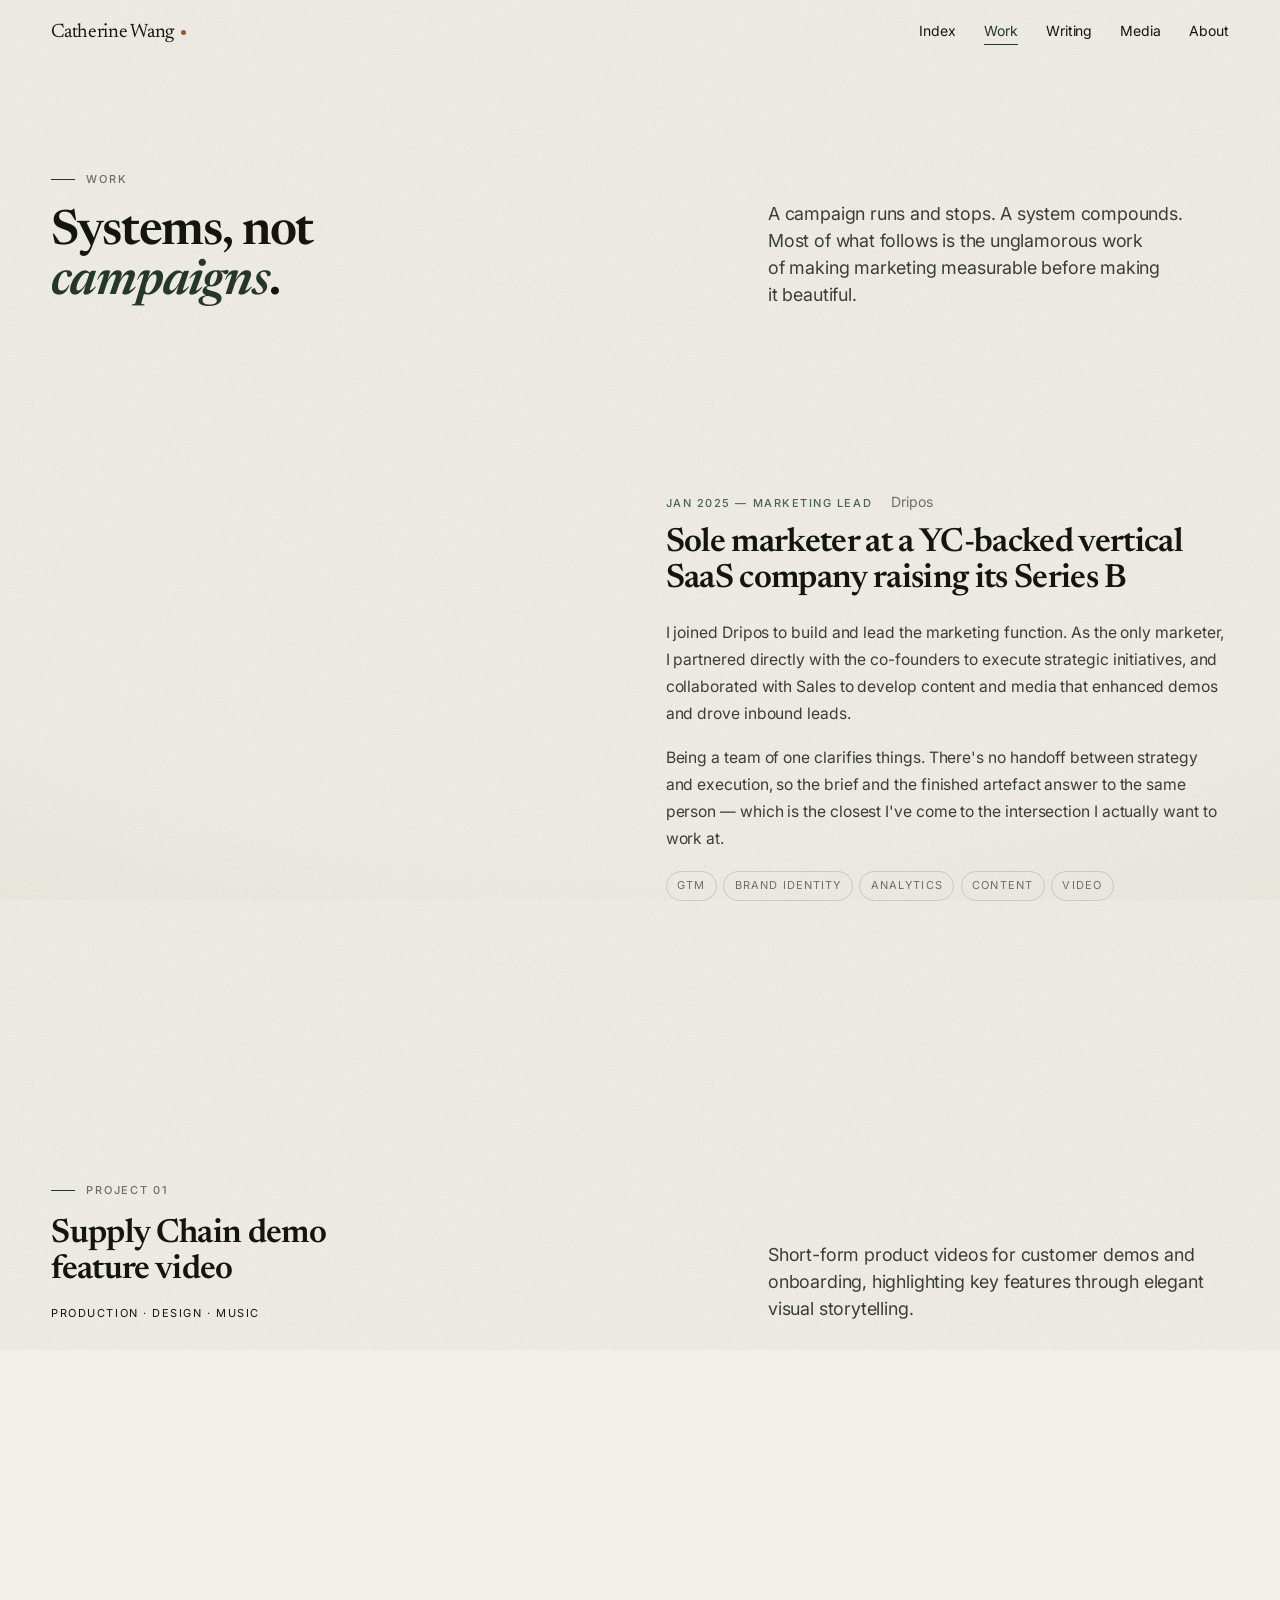
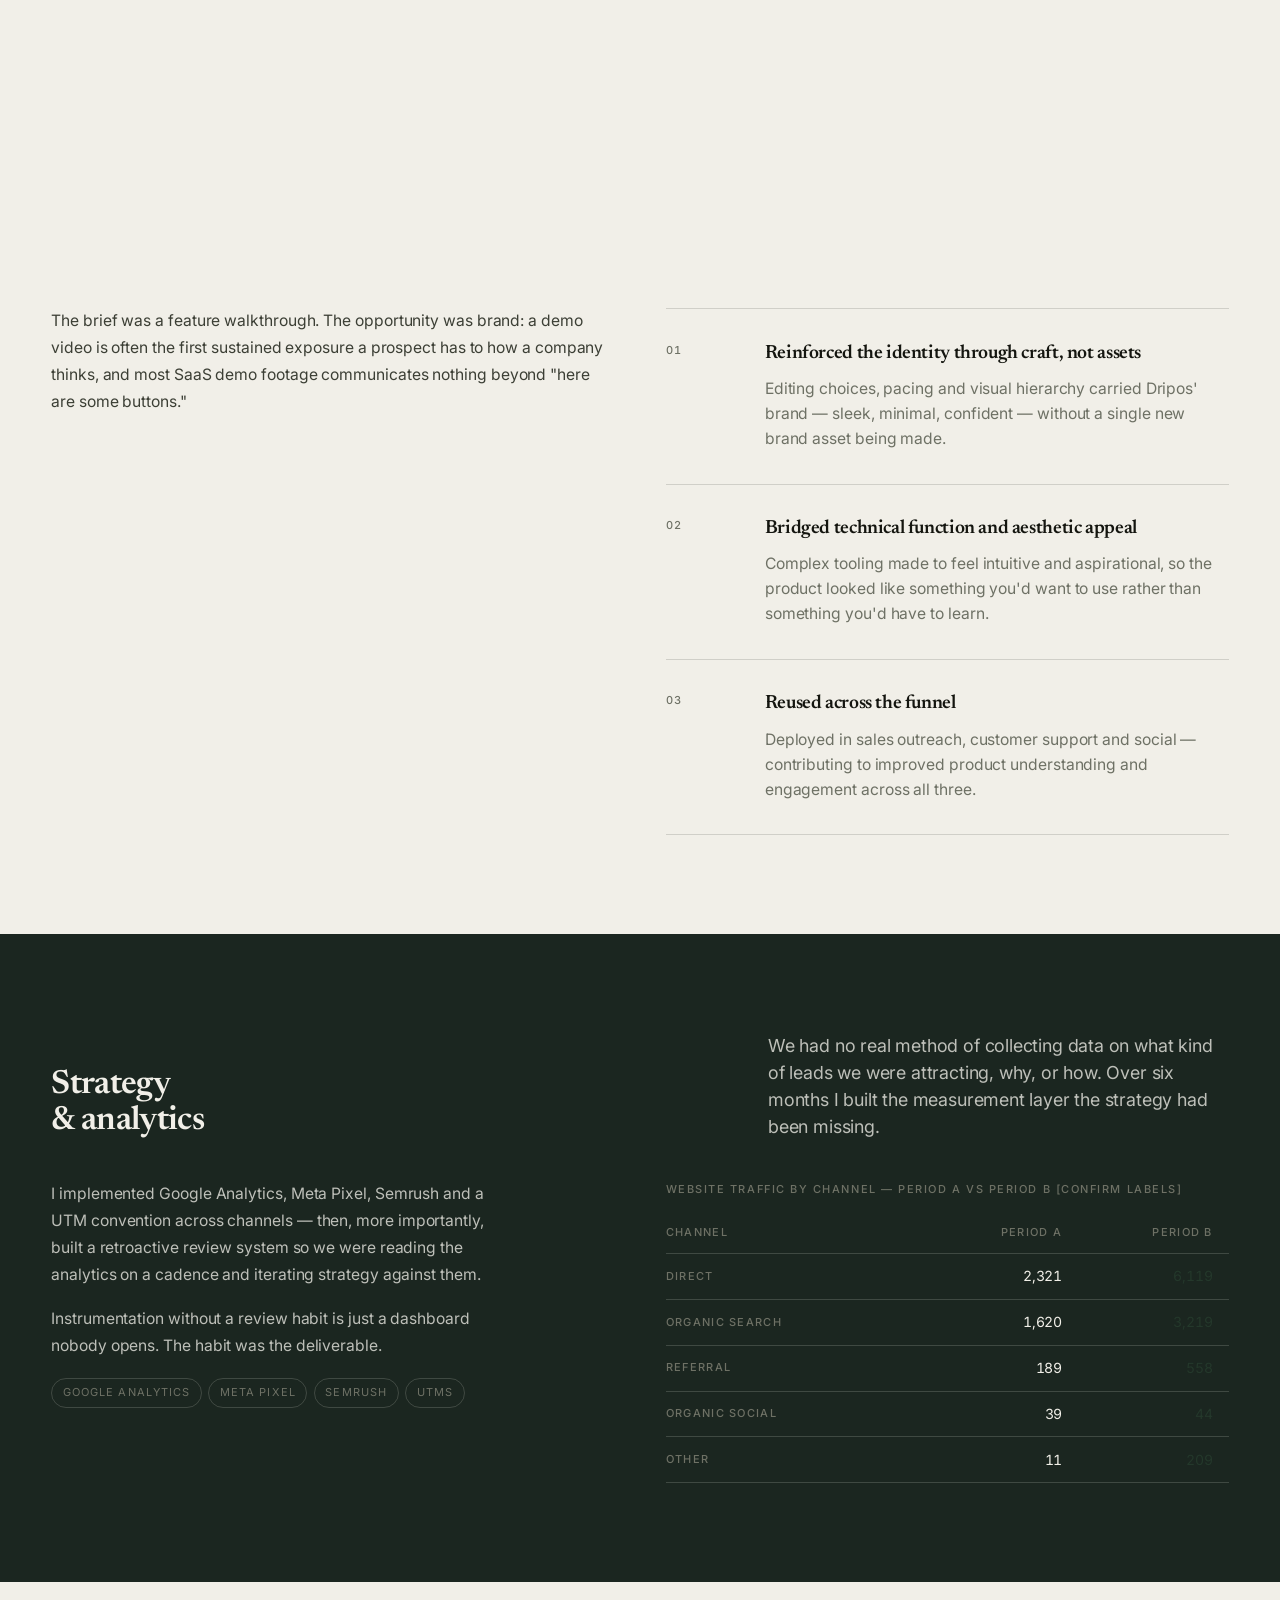
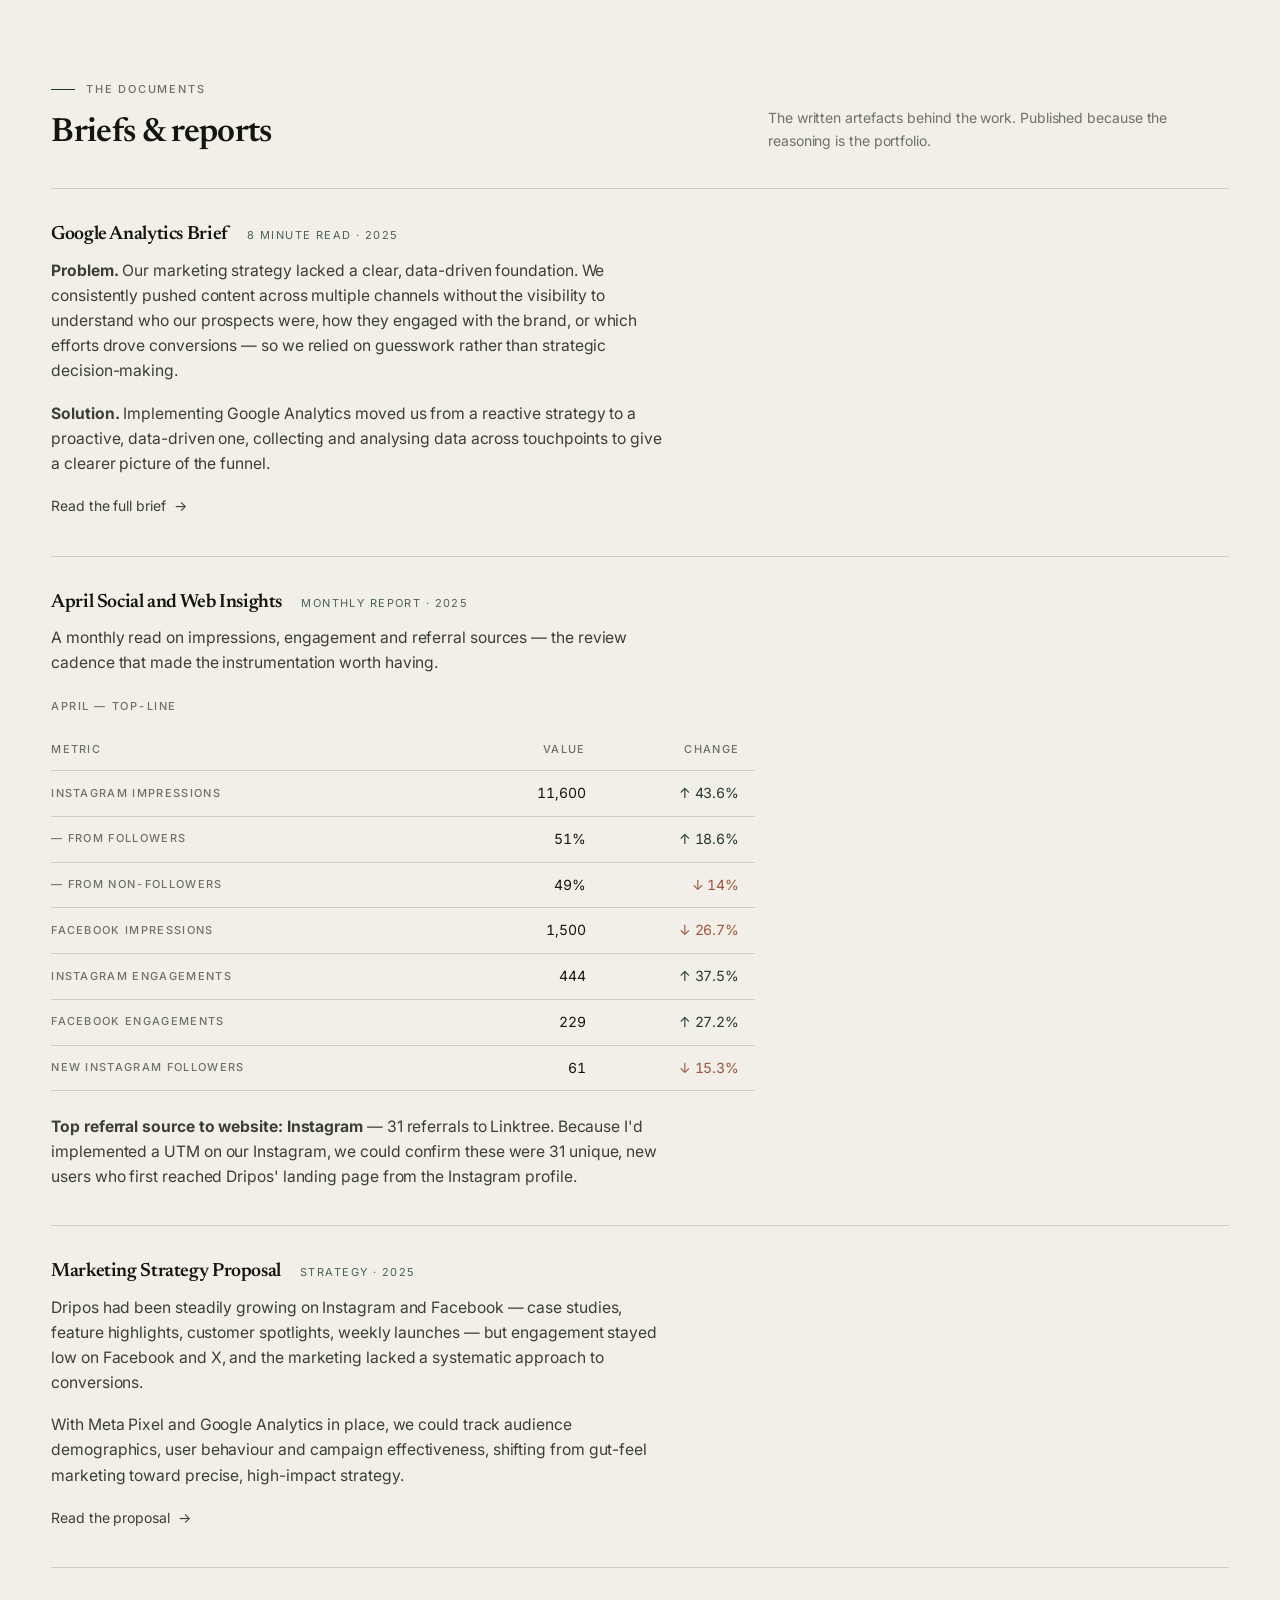
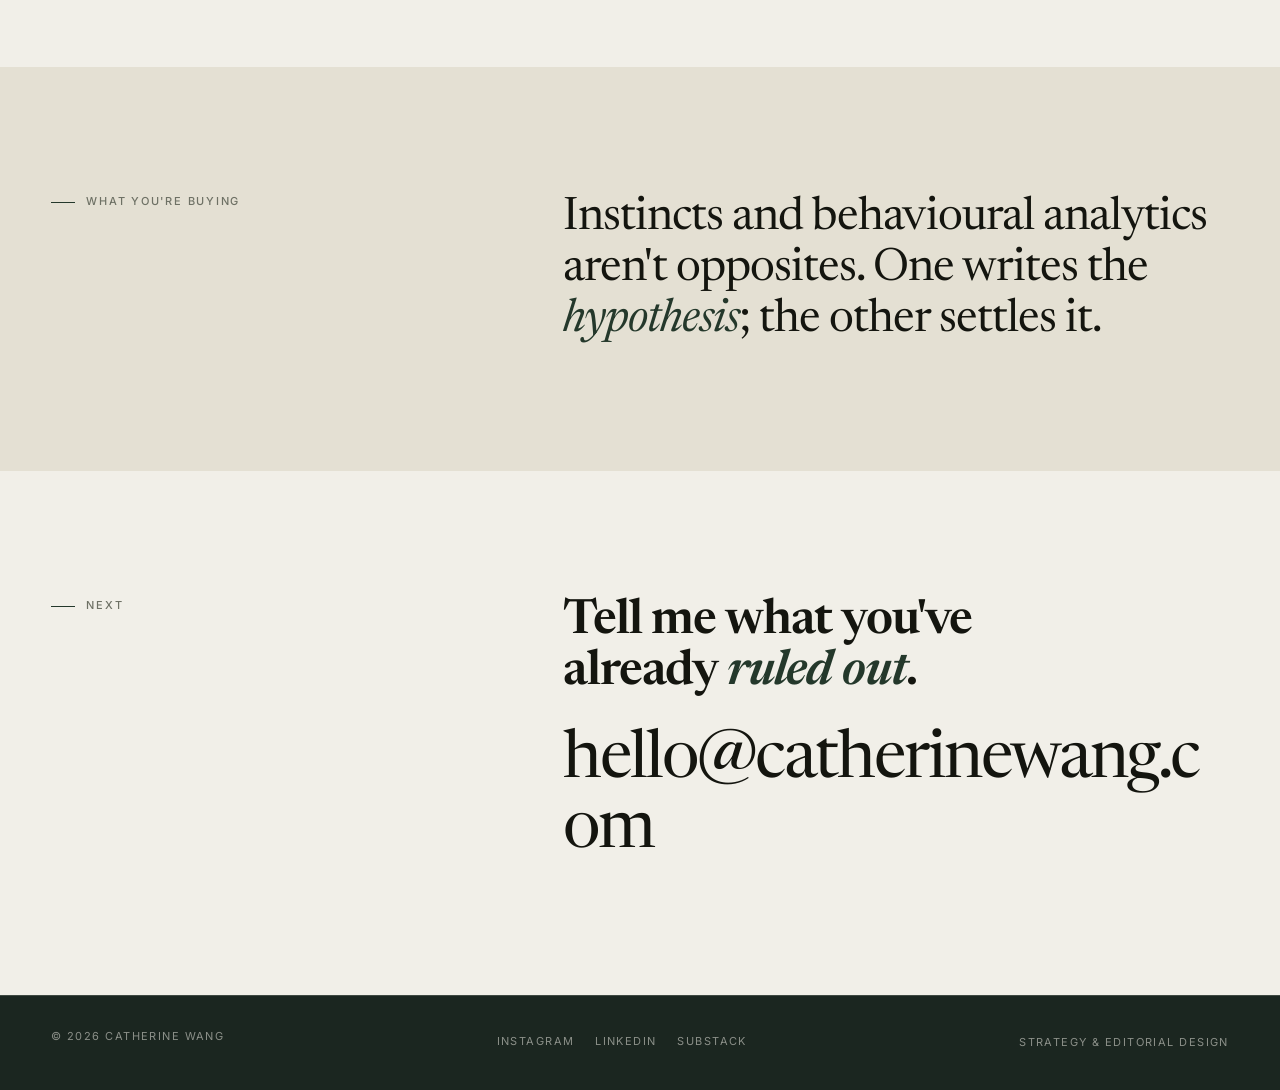
<file: work.html>
<!DOCTYPE html>
<html lang="en">
<head>
<meta charset="utf-8">
<meta name="viewport" content="width=device-width, initial-scale=1">
<title>Work — Catherine Wang</title>
<meta name="description" content="Marketing, brand and editorial work by Catherine Wang, including building the marketing function at Dripos.">
<link rel="icon" type="image/png" sizes="32x32" href="assets/favicon-32.png">
<link rel="icon" type="image/png" sizes="16x16" href="assets/favicon-16.png">
<link rel="apple-touch-icon" sizes="180x180" href="assets/apple-touch-icon.png">
<link rel="preconnect" href="https://fonts.googleapis.com">
<link rel="preconnect" href="https://fonts.gstatic.com" crossorigin>
<link href="https://fonts.googleapis.com/css2?family=Newsreader:ital,opsz,wght@0,6..72,300..600;1,6..72,300..600&family=Inter:wght@300;400;500&display=swap" rel="stylesheet">
<link rel="stylesheet" href="css/style.css">
</head>
<body>

<a class="skip" href="#main">Skip to content</a>
<div class="grain" aria-hidden="true"></div>
<div class="vignette" aria-hidden="true"></div>
<div class="progress" aria-hidden="true"></div>

<header class="nav">
  <div class="wrap nav__in">
    <a class="wordmark" href="index.html" aria-label="Catherine Wang, home">
      <span>Catherine Wang</span><i aria-hidden="true"></i>
    </a>
    <nav class="nav__links" aria-label="Primary">
      <a href="index.html">Index</a>
      <a href="work.html" aria-current="page">Work</a>
      <a href="writing.html">Writing</a>
      <a href="media.html">Media</a>
      <a href="about.html">About</a>
    </nav>
    <button class="nav__toggle" aria-expanded="false" aria-controls="drawer">Menu</button>
  </div>
</header>

<div class="drawer" id="drawer" aria-hidden="true">
  <button class="drawer__close">Close</button>
  <a href="index.html">Index</a>
  <a href="work.html" aria-current="page">Work</a>
  <a href="writing.html">Writing</a>
  <a href="media.html">Media</a>
  <a href="about.html">About</a>
  <p class="drawer__meta">hello@catherinewang.com</p>
</div>

<main id="main">

  <!-- ==================================================== PAGE HEAD -->
  <section class="section wrap" style="padding-top:clamp(7.5rem,19vh,12rem)">
    <div class="grid">
      <div class="c1-7">
        <p class="label" data-reveal>Work</p>
        <h1 class="h1" data-reveal style="margin-top:1.2rem">
          Systems, not<br><span class="it ac">campaigns</span>.
        </h1>
      </div>
      <div class="c8-13" style="align-self:end">
        <p class="lead" data-reveal>
          A campaign runs and stops. A system compounds. Most of what
          follows is the unglamorous work of making marketing measurable
          before making it beautiful.
        </p>
      </div>
    </div>
  </section>

  <!-- ==================================================== THE ROLE -->
  <section class="section section--flush-t wrap">
    <div class="grid">
      <div class="c1-5">
        <div data-reveal="clip">
          <div class="ph ph--45 ph--shadow" data-ph="4:5 — Dripos brand / product"></div>
        </div>
      </div>
      <div class="c7-13" style="align-self:center">
        <div class="tl__kicker" data-reveal>
          <span class="tl__role">Jan 2025 — Marketing Lead</span>
          <span class="tl__where">Dripos</span>
        </div>
        <h2 class="h2" data-reveal style="margin:0 0 1.4rem">
          Sole marketer at a YC-backed vertical SaaS company raising its Series B
        </h2>
        <div class="prose" data-reveal>
          <p>
            I joined Dripos to build and lead the marketing function. As the
            only marketer, I partnered directly with the co-founders to
            execute strategic initiatives, and collaborated with Sales to
            develop content and media that enhanced demos and drove inbound
            leads.
          </p>
          <p>
            Being a team of one clarifies things. There's no handoff between
            strategy and execution, so the brief and the finished artefact
            answer to the same person — which is the closest I've come to the
            intersection I actually want to work at.
          </p>
        </div>
        <div class="tags" data-reveal>
          <span class="tag">GTM</span>
          <span class="tag">Brand identity</span>
          <span class="tag">Analytics</span>
          <span class="tag">Content</span>
          <span class="tag">Video</span>
        </div>
      </div>
    </div>
  </section>

  <!-- ============================================ PROJECT 01 — VIDEO -->
  <section class="section">
    <div class="wrap">
      <div class="grid" style="margin-bottom:clamp(1.8rem,4.5vh,3rem)">
        <div class="c1-6">
          <p class="label" data-reveal>Project 01</p>
          <h2 class="h2" data-reveal style="margin-top:1.1rem">
            Supply Chain demo<br>feature video
          </h2>
          <p data-reveal style="margin-top:1rem;color:var(--olive);font-size:var(--fs-label);letter-spacing:.14em;text-transform:uppercase">
            Production · Design · Music
          </p>
        </div>
        <div class="c8-13" style="align-self:end">
          <p class="lead" data-reveal>
            Short-form product videos for customer demos and onboarding,
            highlighting key features through elegant visual storytelling.
          </p>
        </div>
      </div>

      <div data-reveal="clip" style="margin-bottom:clamp(1.8rem,4.5vh,3rem)">
        <div class="ph ph--219 ph--shadow" data-ph="21:9 — video still / player frame"></div>
      </div>

      <div class="grid">
        <div class="c1-6">
          <div class="prose" data-reveal>
            <p>
              The brief was a feature walkthrough. The opportunity was brand:
              a demo video is often the first sustained exposure a prospect
              has to how a company thinks, and most SaaS demo footage
              communicates nothing beyond "here are some buttons."
            </p>
          </div>
        </div>
        <div class="c7-13">
          <div class="tenet" data-reveal style="border-top:1px solid var(--line)">
            <span class="num">01</span>
            <div>
              <h3 class="h3">Reinforced the identity through craft, not assets</h3>
              <p>Editing choices, pacing and visual hierarchy carried Dripos' brand — sleek, minimal, confident — without a single new brand asset being made.</p>
            </div>
          </div>
          <div class="tenet" data-reveal>
            <span class="num">02</span>
            <div>
              <h3 class="h3">Bridged technical function and aesthetic appeal</h3>
              <p>Complex tooling made to feel intuitive and aspirational, so the product looked like something you'd want to use rather than something you'd have to learn.</p>
            </div>
          </div>
          <div class="tenet" data-reveal>
            <span class="num">03</span>
            <div>
              <h3 class="h3">Reused across the funnel</h3>
              <p>Deployed in sales outreach, customer support and social — contributing to improved product understanding and engagement across all three.</p>
            </div>
          </div>
        </div>
      </div>
    </div>
  </section>

  <!-- ======================================== PROJECT 02 — ANALYTICS -->
  <section class="section invert">
    <div class="wrap">
      <div class="grid" style="margin-bottom:clamp(1.8rem,4.5vh,3rem)">
        <div class="c1-6">
          <p class="label" data-reveal>Project 02</p>
          <h2 class="h2" data-reveal style="margin-top:1.1rem">
            Strategy<br>&amp; analytics
          </h2>
        </div>
        <div class="c8-13" style="align-self:end">
          <p class="lead" data-reveal>
            We had no real method of collecting data on what kind of leads we
            were attracting, why, or how. Over six months I built the
            measurement layer the strategy had been missing.
          </p>
        </div>
      </div>

      <div class="grid">
        <div class="c1-5">
          <div class="prose" data-reveal>
            <p>
              I implemented Google Analytics, Meta Pixel, Semrush and a UTM
              convention across channels — then, more importantly, built a
              retroactive review system so we were reading the analytics on a
              cadence and iterating strategy against them.
            </p>
            <p>
              Instrumentation without a review habit is just a dashboard
              nobody opens. The habit was the deliverable.
            </p>
          </div>
          <div class="tags" data-reveal>
            <span class="tag">Google Analytics</span>
            <span class="tag">Meta Pixel</span>
            <span class="tag">Semrush</span>
            <span class="tag">UTMs</span>
          </div>
        </div>

        <div class="c7-13">
          <!-- ⚠ CONFIRM: label which period each column covers. -->
          <table class="data" data-reveal>
            <caption>Website traffic by channel — period A vs period B [confirm labels]</caption>
            <thead>
              <tr><th scope="col">Channel</th><th scope="col">Period A</th><th scope="col">Period B</th></tr>
            </thead>
            <tbody>
              <tr><th scope="row">Direct</th><td>2,321</td><td class="up">6,119</td></tr>
              <tr><th scope="row">Organic search</th><td>1,620</td><td class="up">3,219</td></tr>
              <tr><th scope="row">Referral</th><td>189</td><td class="up">558</td></tr>
              <tr><th scope="row">Organic social</th><td>39</td><td class="up">44</td></tr>
              <tr><th scope="row">Other</th><td>11</td><td class="up">209</td></tr>
            </tbody>
          </table>
        </div>
      </div>
    </div>
  </section>

  <!-- =================================================== ARTIFACTS -->
  <section class="section wrap">
    <div class="grid" style="margin-bottom:clamp(1.5rem,4vh,2.5rem)">
      <div class="c1-6">
        <p class="label" data-reveal>The documents</p>
        <h2 class="h2" data-reveal style="margin-top:1.1rem">Briefs &amp; reports</h2>
      </div>
      <div class="c8-13" style="align-self:end">
        <p data-reveal style="color:var(--ink-3);font-size:var(--fs-small)">
          The written artefacts behind the work. Published because the
          reasoning is the portfolio.
        </p>
      </div>
    </div>

    <div>
      <article class="artifact" data-reveal>
        <div class="artifact__top">
          <h3>Google Analytics Brief</h3>
          <span class="artifact__meta">8 minute read · 2025</span>
        </div>
        <p>
          <strong>Problem.</strong> Our marketing strategy lacked a clear,
          data-driven foundation. We consistently pushed content across
          multiple channels without the visibility to understand who our
          prospects were, how they engaged with the brand, or which efforts
          drove conversions — so we relied on guesswork rather than strategic
          decision-making.
        </p>
        <p>
          <strong>Solution.</strong> Implementing Google Analytics moved us
          from a reactive strategy to a proactive, data-driven one, collecting
          and analysing data across touchpoints to give a clearer picture of
          the funnel.
        </p>
        <p style="margin-top:1rem">
          <a class="alink link" href="#"><span>Read the full brief</span><span aria-hidden="true">→</span></a>
          <!-- PLACEHOLDER: link to a PDF in assets/, or a Notion page -->
        </p>
      </article>

      <article class="artifact" data-reveal>
        <div class="artifact__top">
          <h3>April Social and Web Insights</h3>
          <span class="artifact__meta">Monthly report · 2025</span>
        </div>
        <p>
          A monthly read on impressions, engagement and referral sources —
          the review cadence that made the instrumentation worth having.
        </p>

        <table class="data" style="margin-top:1.4rem;max-width:44rem">
          <caption>April — top-line</caption>
          <thead>
            <tr><th scope="col">Metric</th><th scope="col">Value</th><th scope="col">Change</th></tr>
          </thead>
          <tbody>
            <tr><th scope="row">Instagram impressions</th><td>11,600</td><td class="up">↑ 43.6%</td></tr>
            <tr><th scope="row">— from followers</th><td>51%</td><td class="up">↑ 18.6%</td></tr>
            <tr><th scope="row">— from non-followers</th><td>49%</td><td class="down">↓ 14%</td></tr>
            <tr><th scope="row">Facebook impressions</th><td>1,500</td><td class="down">↓ 26.7%</td></tr>
            <tr><th scope="row">Instagram engagements</th><td>444</td><td class="up">↑ 37.5%</td></tr>
            <tr><th scope="row">Facebook engagements</th><td>229</td><td class="up">↑ 27.2%</td></tr>
            <tr><th scope="row">New Instagram followers</th><td>61</td><td class="down">↓ 15.3%</td></tr>
          </tbody>
        </table>

        <p style="margin-top:1.4rem">
          <strong>Top referral source to website: Instagram</strong> — 31
          referrals to Linktree. Because I'd implemented a UTM on our
          Instagram, we could confirm these were 31 unique, new users who
          first reached Dripos' landing page from the Instagram profile.
        </p>
      </article>

      <article class="artifact" data-reveal>
        <div class="artifact__top">
          <h3>Marketing Strategy Proposal</h3>
          <span class="artifact__meta">Strategy · 2025</span>
        </div>
        <p>
          Dripos had been steadily growing on Instagram and Facebook — case
          studies, feature highlights, customer spotlights, weekly launches —
          but engagement stayed low on Facebook and X, and the marketing
          lacked a systematic approach to conversions.
        </p>
        <p>
          With Meta Pixel and Google Analytics in place, we could track
          audience demographics, user behaviour and campaign effectiveness,
          shifting from gut-feel marketing toward precise, high-impact
          strategy.
        </p>
        <p style="margin-top:1rem">
          <a class="alink link" href="#"><span>Read the proposal</span><span aria-hidden="true">→</span></a>
        </p>
      </article>
    </div>
  </section>

  <!-- ==================================================== STATEMENT -->
  <section class="section statement tone-sand">
    <div class="wrap grid">
      <div class="c1-5"><p class="label" data-reveal>What you're buying</p></div>
      <div class="c6-13">
        <blockquote data-reveal>
          Instincts and behavioural analytics aren't opposites.
          One writes the <em>hypothesis</em>; the other settles it.
        </blockquote>
      </div>
    </div>
  </section>

  <!-- ====================================================== CONTACT -->
  <section class="section contact">
    <div class="wrap grid">
      <div class="c1-5"><p class="label" data-reveal>Next</p></div>
      <div class="c6-13">
        <h2 class="h1" data-reveal style="margin-bottom:1.8rem">
          Tell me what you've<br>already <span class="it ac">ruled out</span>.
        </h2>
        <a class="contact__mail link" href="mailto:hello@catherinewang.com" data-reveal>hello@catherinewang.com</a>
      </div>
    </div>
  </section>
</main>

<footer class="invert">
  <div class="wrap foot">
    <p>© <span data-year>2026</span> Catherine Wang</p>
    <div class="foot__social">
      <a href="#" class="link">Instagram</a>
      <a href="#" class="link">LinkedIn</a>
      <a href="#" class="link">Substack</a>
    </div>
    <p>Strategy &amp; editorial design</p>
  </div>
</footer>

<script src="js/main.js"></script>
</body>
</html>
</file>
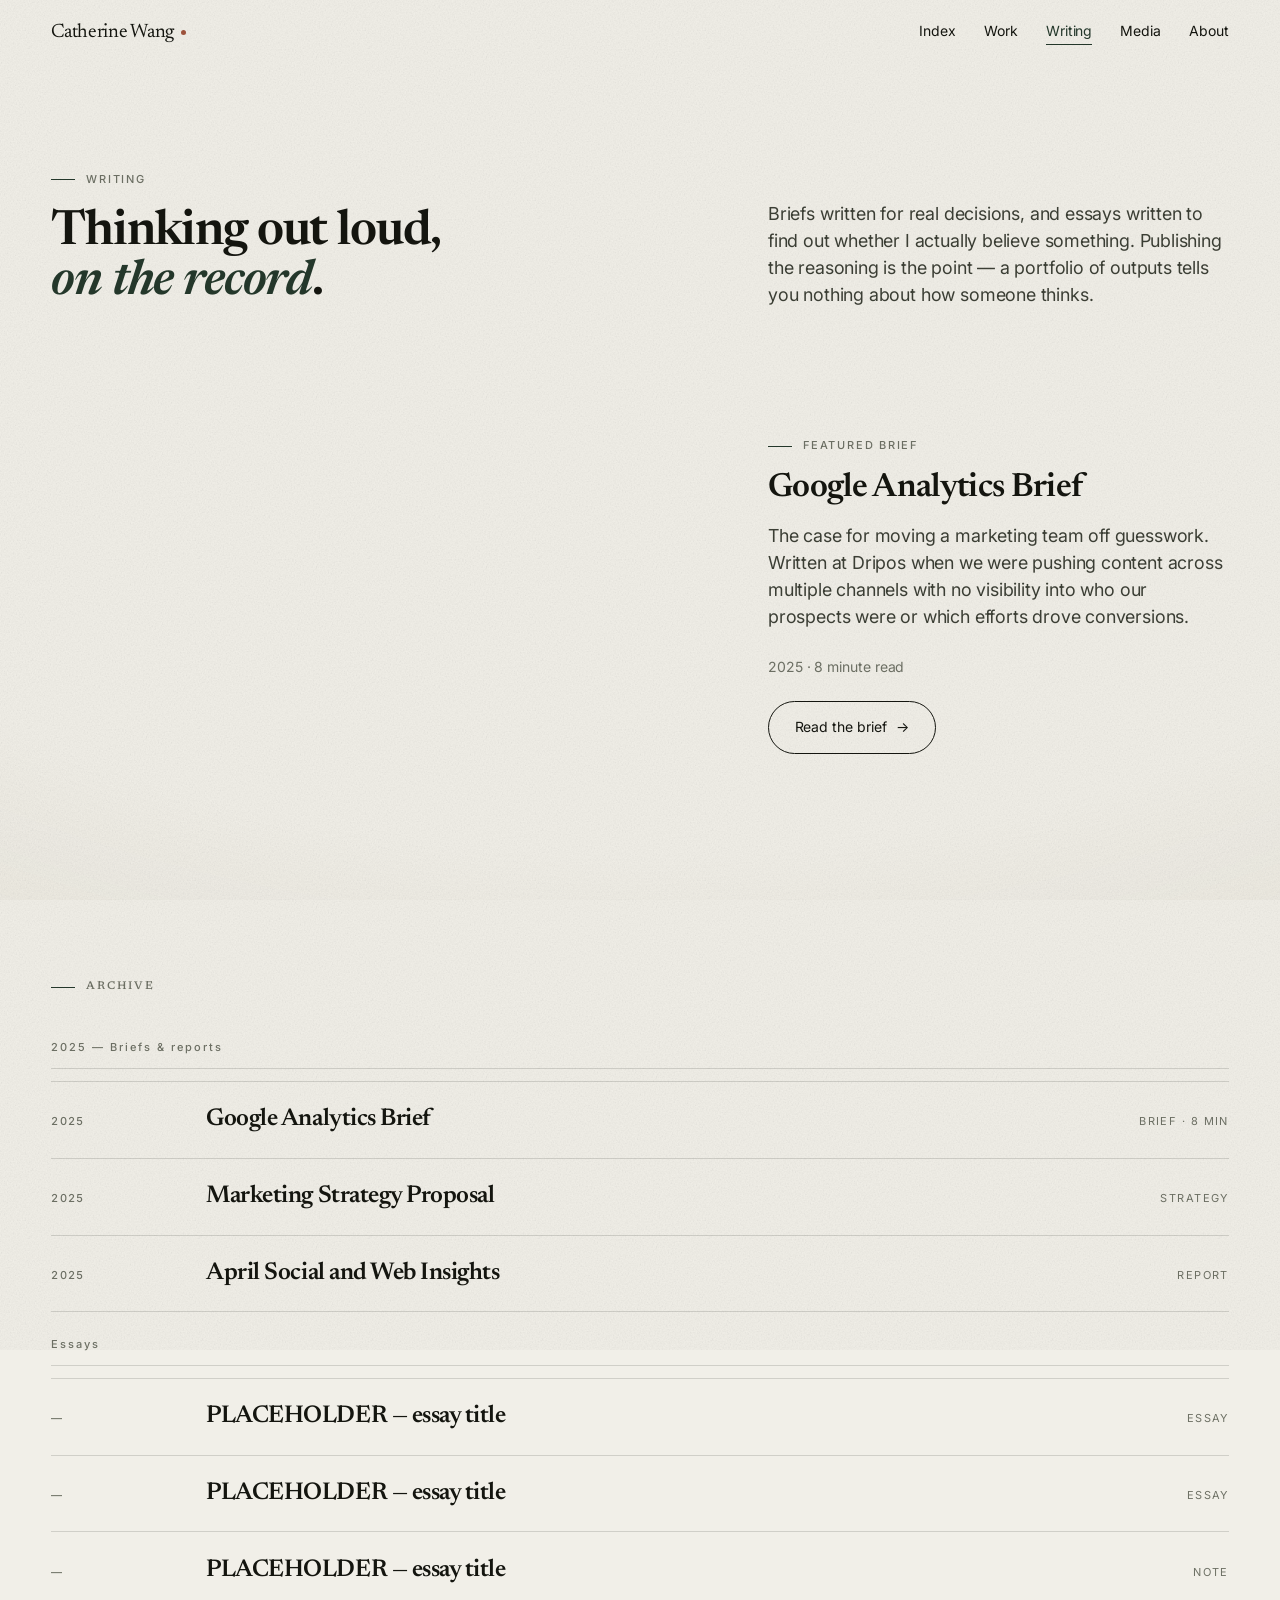
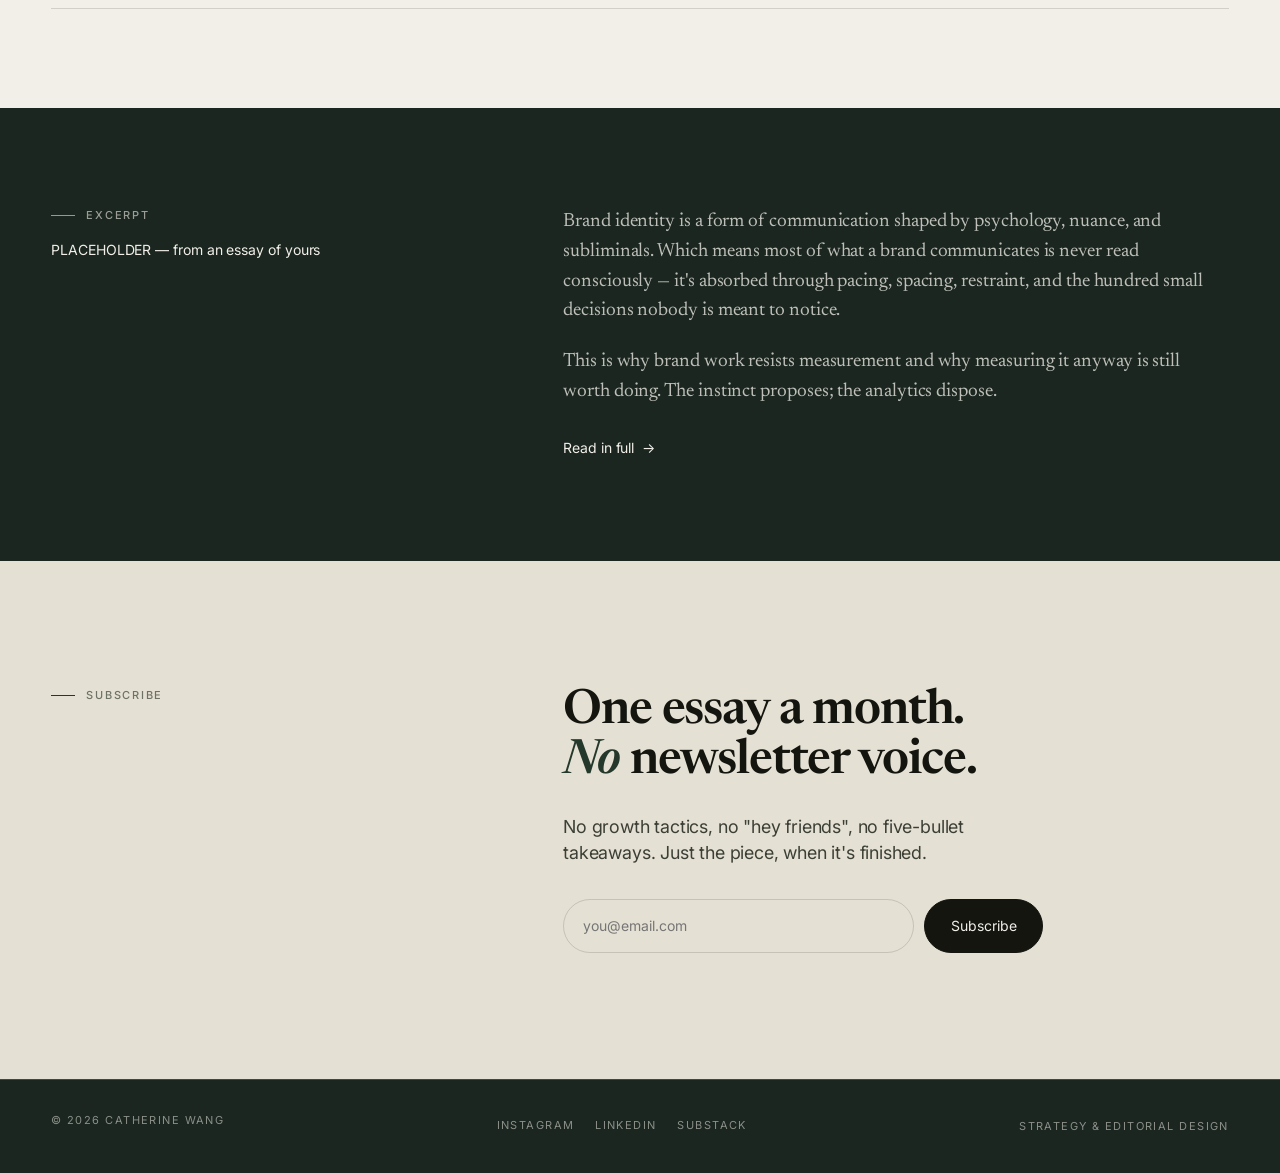
<file: writing.html>
<!DOCTYPE html>
<html lang="en">
<head>
<meta charset="utf-8">
<meta name="viewport" content="width=device-width, initial-scale=1">
<title>Writing — Catherine Wang</title>
<meta name="description" content="Briefs, essays and notes by Catherine Wang on brand, behaviour and attention.">
<link rel="icon" type="image/png" sizes="32x32" href="assets/favicon-32.png">
<link rel="icon" type="image/png" sizes="16x16" href="assets/favicon-16.png">
<link rel="apple-touch-icon" sizes="180x180" href="assets/apple-touch-icon.png">
<link rel="preconnect" href="https://fonts.googleapis.com">
<link rel="preconnect" href="https://fonts.gstatic.com" crossorigin>
<link href="https://fonts.googleapis.com/css2?family=Newsreader:ital,opsz,wght@0,6..72,300..600;1,6..72,300..600&family=Inter:wght@300;400;500&display=swap" rel="stylesheet">
<link rel="stylesheet" href="css/style.css">
</head>
<body>

<a class="skip" href="#main">Skip to content</a>
<div class="grain" aria-hidden="true"></div>
<div class="vignette" aria-hidden="true"></div>
<div class="progress" aria-hidden="true"></div>

<header class="nav">
  <div class="wrap nav__in">
    <a class="wordmark" href="index.html" aria-label="Catherine Wang, home">
      <span>Catherine Wang</span><i aria-hidden="true"></i>
    </a>
    <nav class="nav__links" aria-label="Primary">
      <a href="index.html">Index</a>
      <a href="work.html">Work</a>
      <a href="writing.html" aria-current="page">Writing</a>
      <a href="media.html">Media</a>
      <a href="about.html">About</a>
    </nav>
    <button class="nav__toggle" aria-expanded="false" aria-controls="drawer">Menu</button>
  </div>
</header>

<div class="drawer" id="drawer" aria-hidden="true">
  <button class="drawer__close">Close</button>
  <a href="index.html">Index</a>
  <a href="work.html">Work</a>
  <a href="writing.html" aria-current="page">Writing</a>
  <a href="media.html">Media</a>
  <a href="about.html">About</a>
  <p class="drawer__meta">hello@catherinewang.com</p>
</div>

<main id="main">

  <!-- ==================================================== PAGE HEAD -->
  <section class="section wrap" style="padding-top:clamp(7.5rem,19vh,12rem)">
    <div class="grid">
      <div class="c1-7">
        <p class="label" data-reveal>Writing</p>
        <h1 class="h1" data-reveal style="margin-top:1.2rem">
          Thinking out loud,<br><span class="it ac">on the record</span>.
        </h1>
      </div>
      <div class="c8-13" style="align-self:end">
        <p class="lead" data-reveal>
          Briefs written for real decisions, and essays written to find out
          whether I actually believe something. Publishing the reasoning is
          the point — a portfolio of outputs tells you nothing about how
          someone thinks.
        </p>
      </div>
    </div>
  </section>

  <!-- ======================================================= FEATURE -->
  <section class="section section--flush-t wrap">
    <div class="feature">
      <div class="feature__media" data-reveal="clip">
        <div class="ph ph--32 ph--forest" data-ph="3:2 — lead image"></div>
      </div>
      <div class="feature__body">
        <p class="label" data-reveal>Featured brief</p>
        <h2 class="h2" data-reveal style="margin:1rem 0">
          Google Analytics Brief
        </h2>
        <p class="lead" data-reveal style="margin-bottom:1.6rem">
          The case for moving a marketing team off guesswork. Written at
          Dripos when we were pushing content across multiple channels with
          no visibility into who our prospects were or which efforts drove
          conversions.
        </p>
        <p data-reveal style="color:var(--ink-3);font-size:var(--fs-small);margin-bottom:1.4rem">
          2025 · 8 minute read
        </p>
        <a class="btn" href="work.html" data-reveal>Read the brief <span aria-hidden="true">→</span></a>
      </div>
    </div>
  </section>

  <!-- ======================================================= ARCHIVE -->
  <section class="section wrap">
    <h2 class="label" data-reveal style="margin-bottom:1.4rem">Archive</h2>

    <p class="year">2025 — Briefs &amp; reports</p>
    <div class="posts">
      <a class="post" href="work.html" data-reveal>
        <span class="num">2025</span>
        <h3>Google Analytics Brief</h3>
        <span class="post__kind">Brief · 8 min</span>
      </a>
      <a class="post" href="work.html" data-reveal>
        <span class="num">2025</span>
        <h3>Marketing Strategy Proposal</h3>
        <span class="post__kind">Strategy</span>
      </a>
      <a class="post" href="work.html" data-reveal>
        <span class="num">2025</span>
        <h3>April Social and Web Insights</h3>
        <span class="post__kind">Report</span>
      </a>
    </div>

    <!-- ==================================================================
         ⚠ PLACEHOLDER — essays. Replace these three with real pieces, or
         delete this whole block until you have one. An empty section reads
         better than an aspirational one.
         ================================================================== -->
    <p class="year">Essays</p>
    <div class="posts">
      <a class="post" href="#" data-reveal>
        <span class="num">—</span>
        <h3>PLACEHOLDER — essay title</h3>
        <span class="post__kind">Essay</span>
      </a>
      <a class="post" href="#" data-reveal>
        <span class="num">—</span>
        <h3>PLACEHOLDER — essay title</h3>
        <span class="post__kind">Essay</span>
      </a>
      <a class="post" href="#" data-reveal>
        <span class="num">—</span>
        <h3>PLACEHOLDER — essay title</h3>
        <span class="post__kind">Note</span>
      </a>
    </div>
  </section>

  <!-- ================================================ ESSAY TEMPLATE -->
  <!-- A sample of how a single piece reads. Duplicate this section into
       its own file (essay-slug.html) for each essay. -->
  <section class="section invert">
    <div class="wrap grid">
      <div class="c1-5">
        <p class="label" data-reveal>Excerpt</p>
        <p data-reveal style="margin-top:.9rem;font-size:var(--fs-small)">
          PLACEHOLDER — from an essay of yours
        </p>
      </div>
      <div class="c6-13">
        <div class="prose prose--serif" data-reveal>
          <p>
            Brand identity is a form of communication shaped by psychology,
            nuance, and subliminals. Which means most of what a brand
            communicates is never read consciously — it's absorbed through
            pacing, spacing, restraint, and the hundred small decisions
            nobody is meant to notice.
          </p>
          <p>
            This is why brand work resists measurement and why measuring it
            anyway is still worth doing. The instinct proposes; the analytics
            dispose.
          </p>
        </div>
        <p style="margin-top:1.8rem" data-reveal>
          <a class="alink link" href="#"><span>Read in full</span><span aria-hidden="true">→</span></a>
        </p>
      </div>
    </div>
  </section>

  <!-- ==================================================== SUBSCRIBE -->
  <section class="section contact tone-sand">
    <div class="wrap grid">
      <div class="c1-5"><p class="label" data-reveal>Subscribe</p></div>
      <div class="c6-13">
        <h2 class="h1" data-reveal style="margin-bottom:1.6rem">
          One essay a month.<br><span class="it ac">No</span> newsletter voice.
        </h2>
        <p class="lead" data-reveal style="max-width:42ch;margin-bottom:2rem">
          No growth tactics, no "hey friends", no five-bullet takeaways.
          Just the piece, when it's finished.
        </p>
        <!-- PLACEHOLDER: point action= at Substack / Buttondown / Mailchimp.
             As written this does nothing on submit. -->
        <form data-reveal style="display:flex;flex-wrap:wrap;gap:.6rem;max-width:30rem" onsubmit="return false">
          <label class="sr" for="email">Email address</label>
          <input id="email" type="email" required placeholder="you@email.com"
            style="flex:1 1 14rem;padding:.9rem 1.2rem;border:1px solid var(--line);border-radius:100px;background:transparent;font:inherit;font-size:var(--fs-small);color:var(--ink)">
          <button class="btn btn--fill" type="submit">Subscribe</button>
        </form>
      </div>
    </div>
  </section>
</main>

<footer class="invert">
  <div class="wrap foot">
    <p>© <span data-year>2026</span> Catherine Wang</p>
    <div class="foot__social">
      <a href="#" class="link">Instagram</a>
      <a href="#" class="link">LinkedIn</a>
      <a href="#" class="link">Substack</a>
    </div>
    <p>Strategy &amp; editorial design</p>
  </div>
</footer>

<script src="js/main.js"></script>
</body>
</html>
</file>
<file: css/style.css>
/* ==========================================================================
   CATHERINE WANG — design system
   --------------------------------------------------------------------------
   Direction
   · Palette      Neutral bone base, forest green as the single primary
                  accent (Watch House), with sand surfaces and rare
                  terracotta / Kodak-gold highlights. Warmth lives in the
                  photography and grain, not in the UI colour.
   · Type         Newsreader (display) + Inter (body). Display is held
                  small and set heavy — understated in size, bold in weight.
   · References   watchhouse.com (colour), indexventures.com (people-centric),
                  getty.edu/tracingart (timeline), elenamiska.com (restraint).

   Contents
   01  Tokens
   02  Reset & base
   03  Grain / texture
   04  Typography
   05  Layout primitives
   06  Navigation
   07  Hero
   08  Statement blocks
   09  Timeline
   10  Project cards
   11  Philosophy
   12  Writing list
   13  Media shelf
   14  About
   15  Contact & footer
   16  Placeholders
   17  Motion / reveals
   18  Responsive
   ========================================================================== */

/* 01 — TOKENS ============================================================= */

:root {
  /* Ground — neutral bone, only faintly warm. Deliberately less peachy
     than a sand base: the warmth should come from photography and grain,
     not from the paper. */
  --paper:       #F1EFE8;
  --paper-2:     #E9E5DA;
  --sand:        #DAD3C1;
  --sand-deep:   #C2B9A2;

  /* Near-black with a faint green cast, so it sits with the forest
     rather than against it. */
  --ink:         #14150F;
  --ink-2:       #3C3F35;
  --ink-3:       #6E7165;

  /* PRIMARY ACCENT — forest green. Carries nav state, timeline, emphasis,
     hover, selection, focus. This is the Watch House register. */
  --forest:      #24382B;
  --forest-2:    #4A6551;

  /* Dark sections are deep forest, not brown. */
  --shadow:      #1B2620;
  --shadow-2:    #263429;

  /* SECONDARY ACCENTS — used sparingly, on purpose. Terracotta appears a
     handful of times; gold is the Kodak warmth and is rarer still.
     If either starts showing up everywhere, the palette is broken. */
  --terracotta:  #A0533C;
  --gold:        #C4923F;

  /* Type */
  --serif: "Newsreader", "Iowan Old Style", "Palatino Linotype", Georgia, serif;
  --sans:  "Inter", -apple-system, BlinkMacSystemFont, "Helvetica Neue", Arial, sans-serif;

  /* Fluid scale — held deliberately small. Authority comes from weight
     and tight tracking, not from scale. */
  --fs-mega:  clamp(2.3rem, 5.2vw, 4.7rem);
  --fs-h1:    clamp(1.85rem, 3.8vw, 3.1rem);
  --fs-h2:    clamp(1.5rem, 2.6vw, 2.2rem);
  --fs-h3:    clamp(1.1rem, 1.5vw, 1.38rem);
  --fs-lead:  clamp(1.06rem, 1.4vw, 1.34rem);
  --fs-body:  clamp(.98rem, 1vw, 1.06rem);
  --fs-small:  .875rem;
  --fs-label:  .688rem;

  /* Space */
  --gut: clamp(1.25rem, 4vw, 4.5rem);
  --sec: clamp(4.5rem, 11vh, 9.5rem);

  --maxw: 1500px;

  /* Motion */
  --ease: cubic-bezier(.22, 1, .36, 1);
  --ease-io: cubic-bezier(.65, .05, .36, 1);

  --line: color-mix(in srgb, var(--ink) 15%, transparent);

  /* Fractal-noise tile, desaturated so it reads as film grain */
  --noise: url("data:image/svg+xml,%3Csvg xmlns='http://www.w3.org/2000/svg' width='140' height='140'%3E%3Cfilter id='n'%3E%3CfeTurbulence type='fractalNoise' baseFrequency='0.82' numOctaves='4' stitchTiles='stitch'/%3E%3CfeColorMatrix type='saturate' values='0'/%3E%3C/filter%3E%3Crect width='140' height='140' filter='url(%23n)'/%3E%3C/svg%3E");
}

/* 02 — RESET & BASE ======================================================= */

*, *::before, *::after { box-sizing: border-box; }

html {
  -webkit-text-size-adjust: 100%;
  scroll-behavior: smooth;
}

body {
  margin: 0;
  background: var(--paper);
  color: var(--ink);
  font-family: var(--sans);
  font-size: var(--fs-body);
  font-weight: 400;
  line-height: 1.6;
  letter-spacing: -.005em;
  -webkit-font-smoothing: antialiased;
  -moz-osx-font-smoothing: grayscale;
  overflow-x: hidden;
}

img, video, svg { display: block; max-width: 100%; height: auto; }
a { color: inherit; text-decoration: none; }

button {
  font: inherit;
  color: inherit;
  background: none;
  border: 0;
  cursor: pointer;
}

::selection { background: var(--forest); color: var(--paper); }

:focus-visible {
  outline: 2px solid var(--forest);
  outline-offset: 3px;
  border-radius: 2px;
}

.skip {
  position: absolute;
  left: -9999px;
  z-index: 999;
  background: var(--ink);
  color: var(--paper);
  padding: .8rem 1.2rem;
  font-size: var(--fs-small);
}
.skip:focus { left: 1rem; top: 1rem; }

.sr {
  position: absolute;
  width: 1px; height: 1px;
  padding: 0; margin: -1px;
  overflow: hidden;
  clip: rect(0 0 0 0);
  white-space: nowrap;
  border: 0;
}

/* 03 — GRAIN / TEXTURE ==================================================== */

.grain {
  position: fixed;
  inset: -50%;
  z-index: 9000;
  pointer-events: none;
  background-image: var(--noise);
  background-size: 170px 170px;
  opacity: .17;
  mix-blend-mode: multiply;
  will-change: transform;
}

@media (prefers-reduced-motion: no-preference) {
  .grain { animation: grain-shift 7s steps(5, end) infinite; }
}

@keyframes grain-shift {
  0%, 100% { transform: translate(0, 0); }
  20% { transform: translate(-3%, 2%); }
  40% { transform: translate(2%, -4%); }
  60% { transform: translate(-2%, -2%); }
  80% { transform: translate(3%, 3%); }
}

.vignette {
  position: fixed;
  inset: 0;
  z-index: 8999;
  pointer-events: none;
  background: radial-gradient(125% 95% at 50% 40%,
              transparent 58%,
              color-mix(in srgb, var(--sand-deep) 22%, transparent) 100%);
}

/* 04 — TYPOGRAPHY ========================================================= */

/* Display is set at 600 — the "understated but bold" register. Small type
   needs weight to hold a page; large type would not. */
h1, h2, h3, h4 {
  font-family: var(--serif);
  font-weight: 600;
  font-optical-sizing: auto;
  letter-spacing: -.02em;
  line-height: 1.04;
  margin: 0;
  text-wrap: balance;
}

/* The one exception: at hero scale, 600 turns blunt. 500 keeps the
   old-style serif's modelling visible. */
.mega {
  font-size: var(--fs-mega);
  font-weight: 500;
  line-height: 1;
  letter-spacing: -.028em;
}
.h1 { font-size: var(--fs-h1); line-height: 1.04; letter-spacing: -.024em; }
.h2 { font-size: var(--fs-h2); line-height: 1.08; }
.h3 { font-size: var(--fs-h3); line-height: 1.2; }

.it { font-style: italic; }

/* Accent classes.
   .ac — forest, the primary. Use this by default.
   .tc — terracotta, rare.
   .gd — Kodak gold, rarer. */
.ac { color: var(--forest); }
.tc { color: var(--terracotta); }
.gd { color: var(--gold); }

/* On dark sections forest disappears, so accents warm up instead. */
.invert .ac { color: var(--gold); }
.invert .tc { color: var(--gold); }

p { margin: 0 0 1.1em; }
p:last-child { margin-bottom: 0; }

.lead {
  font-size: var(--fs-lead);
  line-height: 1.5;
  letter-spacing: -.01em;
  color: var(--ink-2);
  text-wrap: pretty;
}

.prose { max-width: 64ch; }
.prose p { color: var(--ink-2); line-height: 1.72; }

.prose--serif p {
  font-family: var(--serif);
  font-size: clamp(1.12rem, 1.5vw, 1.4rem);
  line-height: 1.55;
  color: var(--ink);
}

/* Label — Inter, tracked and uppercase. No mono anywhere; a monospaced
   label reads engineering, and this brand is editorial. */
.label {
  font-size: var(--fs-label);
  font-weight: 500;
  letter-spacing: .16em;
  text-transform: uppercase;
  color: var(--ink-3);
  display: flex;
  align-items: center;
  gap: .7rem;
}
.label::before {
  content: "";
  width: 1.5rem;
  height: 1px;
  background: var(--forest);
  flex: none;
}
.label--bare::before { display: none; }

.num {
  font-size: var(--fs-label);
  font-weight: 500;
  letter-spacing: .12em;
  color: var(--ink-3);
  font-variant-numeric: tabular-nums;
}

/* Underline that draws on hover */
.link { position: relative; display: inline-block; padding-bottom: 2px; }
.link::after {
  content: "";
  position: absolute;
  left: 0; bottom: 0;
  width: 100%; height: 1px;
  background: currentColor;
  transform: scaleX(var(--sx, 0));
  transform-origin: left;
  transition: transform .5s var(--ease);
}
.link:hover { --sx: 1; }
.link--on { --sx: 1; }
.link--on:hover { --sx: 0; }

.alink {
  display: inline-flex;
  align-items: baseline;
  gap: .5rem;
  font-size: var(--fs-small);
}
.alink span:last-child { transition: transform .45s var(--ease); }
.alink:hover span:last-child { transform: translateX(.3rem); }

.btn {
  display: inline-flex;
  align-items: center;
  gap: .6rem;
  padding: .9rem 1.6rem;
  border: 1px solid var(--ink);
  border-radius: 100px;
  font-size: var(--fs-small);
  position: relative;
  overflow: hidden;
  isolation: isolate;
}
.btn::before {
  content: "";
  position: absolute;
  inset: 0;
  background: var(--ink);
  transform: translateY(101%);
  transition: transform .55s var(--ease);
  z-index: -1;
}
.btn:hover { color: var(--paper); }
.btn:hover::before { transform: translateY(0); }

.btn--fill { background: var(--ink); color: var(--paper); }
.btn--fill::before { background: var(--forest); }
.btn--fill:hover { color: var(--paper); }

/* 05 — LAYOUT PRIMITIVES ================================================== */

.wrap {
  width: 100%;
  max-width: var(--maxw);
  margin-inline: auto;
  padding-inline: var(--gut);
}

.section { padding-block: var(--sec); position: relative; }
.section--tight { padding-block: clamp(2.5rem, 6vh, 5rem); }
.section--flush-t { padding-top: 0; }

.rule { height: 1px; background: var(--line); border: 0; margin: 0; }

.grid {
  display: grid;
  grid-template-columns: repeat(12, 1fr);
  gap: var(--gut);
}
.c1-5  { grid-column: 1 / 6; }
.c1-6  { grid-column: 1 / 7; }
.c1-7  { grid-column: 1 / 8; }
.c4-13 { grid-column: 4 / 13; }
.c6-13 { grid-column: 6 / 13; }
.c7-13 { grid-column: 7 / 13; }
.c8-13 { grid-column: 8 / 13; }

/* Dark inversion — espresso, not black */
.invert {
  background: var(--shadow);
  color: var(--paper);
  --line: color-mix(in srgb, var(--paper) 17%, transparent);
}
.invert .label { color: color-mix(in srgb, var(--paper) 60%, transparent); }
.invert .label::before { background: var(--gold); }
.invert .lead,
.invert .prose p { color: color-mix(in srgb, var(--paper) 76%, transparent); }
.invert .num { color: color-mix(in srgb, var(--paper) 55%, transparent); }
.invert .btn { border-color: color-mix(in srgb, var(--paper) 45%, transparent); }
.invert .btn::before { background: var(--paper); }
.invert .btn:hover { color: var(--ink); }

/* Sand surface — the third register, between paper and the dark sections.
   Tinted with the sand token rather than with an accent, so banded
   sections read as a different paper stock, not a coloured panel. */
.tone-sand {
  background: color-mix(in srgb, var(--sand) 55%, var(--paper));
}

.progress {
  position: fixed;
  top: 0; left: 0;
  height: 2px;
  width: 100%;
  transform-origin: left;
  transform: scaleX(0);
  background: var(--forest);
  z-index: 9100;
}

/* 06 — NAVIGATION ========================================================= */

.nav {
  position: fixed;
  top: 0; left: 0; right: 0;
  z-index: 8000;
  padding-block: clamp(1rem, 2.2vh, 1.5rem);
  transition: background .5s var(--ease), padding .5s var(--ease),
              box-shadow .5s var(--ease);
}
.nav__in {
  display: flex;
  align-items: center;
  justify-content: space-between;
  gap: var(--gut);
}

.nav.is-stuck {
  padding-block: .7rem;
  background: color-mix(in srgb, var(--paper) 90%, transparent);
  backdrop-filter: saturate(130%) blur(14px);
  -webkit-backdrop-filter: saturate(130%) blur(14px);
  box-shadow: 0 1px 0 var(--line);
}
.nav.is-stuck.on-dark {
  background: color-mix(in srgb, var(--shadow) 90%, transparent);
}

.wordmark {
  font-family: var(--serif);
  font-size: 1.22rem;
  letter-spacing: -.015em;
  line-height: 1;
  display: flex;
  align-items: baseline;
  gap: .45rem;
}
/* The wordmark dot is the one piece of terracotta on every page — a single
   warm mark against an otherwise green-and-bone system. */
.wordmark i {
  font-style: normal;
  width: 5px; height: 5px;
  border-radius: 50%;
  background: var(--terracotta);
  display: inline-block;
  transform: translateY(-2px);
}

.nav__links {
  display: flex;
  align-items: center;
  gap: clamp(1.1rem, 2.2vw, 2.2rem);
  font-size: var(--fs-small);
}
.nav__links a { position: relative; padding-bottom: 3px; }
.nav__links a::after {
  content: "";
  position: absolute;
  left: 0; bottom: 0;
  width: 100%; height: 1px;
  background: currentColor;
  transform: scaleX(0);
  transform-origin: left;
  transition: transform .45s var(--ease);
}
.nav__links a:hover::after { transform: scaleX(1); }
.nav__links a[aria-current="page"] { color: var(--forest); }
.nav__links a[aria-current="page"]::after {
  transform: scaleX(1);
  background: var(--forest);
}

.nav__toggle { display: none; }

.drawer {
  position: fixed;
  inset: 0;
  z-index: 8500;
  background: var(--shadow);
  color: var(--paper);
  padding: var(--gut);
  display: flex;
  flex-direction: column;
  justify-content: center;
  gap: .3rem;
  transform: translateY(-100%);
  transition: transform .7s var(--ease);
  visibility: hidden;
}
.drawer.is-open { transform: translateY(0); visibility: visible; }
.drawer a {
  font-family: var(--serif);
  font-size: clamp(2.1rem, 9vw, 3.2rem);
  line-height: 1.14;
  letter-spacing: -.025em;
}
.drawer a[aria-current="page"] { color: var(--gold); font-style: italic; }
.drawer__close {
  position: absolute;
  top: var(--gut); right: var(--gut);
  font-size: var(--fs-label);
  letter-spacing: .16em;
  text-transform: uppercase;
}
.drawer__meta {
  margin-top: 2.2rem;
  font-size: var(--fs-label);
  letter-spacing: .14em;
  text-transform: uppercase;
  color: color-mix(in srgb, var(--paper) 55%, transparent);
}

/* 07 — HERO =============================================================== */
/* The fig branch is the structural element. It hangs in the upper two-thirds
   as a suspended specimen; the type sits underneath it as a caption would,
   so no line ever crosses the dense middle of the composition. The branch's
   own empty lower-left corner is what lets the two overlap at all.
   Behaviour lives in js/branch.js. */

.hero {
  position: relative;
  min-height: 100svh;
  display: flex;
  flex-direction: column;
  justify-content: flex-end;
  padding-top: clamp(6rem, 15vh, 9.5rem);
  padding-bottom: clamp(2.5rem, 7vh, 5rem);
  overflow: clip;              /* the branch leaves the frame on scroll */
}

/* ---- the specimen ------------------------------------------------------ */
/* Two transform levels, deliberately: .branch__stage carries the slow scroll
   choreography, each .branch__layer carries its own parallax + wind + drift.
   Nothing here touches layout. */

.branch {
  position: absolute;
  inset: 0;
  pointer-events: none;
  z-index: 0;
}

/* Placed right of centre and high, so the whole lower-left quadrant belongs
   to the type. The plate's own empty bottom-left corner is what buys the
   last bit of clearance. Sized against height as well as width so a short
   wide window cannot push it off the bottom. */
.branch__stage {
  position: absolute;
  left: var(--bx, 29%);
  top: var(--by, 1.5%);
  width: var(--bw, min(70%, 128svh));
  aspect-ratio: 1536 / 1024;
  transform-origin: 50% 45%;
  will-change: transform, opacity;
}

.branch__layer {
  position: absolute;
  left: var(--x);
  top: var(--y);
  width: var(--w);
  height: auto;
  transform-origin: var(--ox) var(--oy);
  backface-visibility: hidden;
}

/* Only pay for compositor layers while the loop is actually running */
.branch.is-live .branch__layer { will-change: transform; }

/* ---- the type ---------------------------------------------------------- */

.hero__type { position: relative; z-index: 2; }

/* Held to a column rather than the full wrap: it keeps the measure readable
   and guarantees the type never runs under the foliage. */
.hero__type > * { max-width: 42rem; }

/* The branch is the hero now, so the display type steps back a size. */
.hero .mega { font-size: clamp(2.1rem, 4.4vw, 3.6rem); }

.hero__eyebrow { margin-bottom: clamp(1rem, 3vh, 1.8rem); }
.hero h1 em { font-style: italic; color: var(--forest); }

.hero__meta {
  margin-top: clamp(1.5rem, 4vh, 2.6rem);
  display: flex;
  flex-wrap: wrap;
  gap: 1rem 2.5rem;
  align-items: baseline;
}

.hero__caption {
  margin-top: clamp(1.2rem, 3vh, 2rem);
  font-size: var(--fs-label);
  letter-spacing: .1em;
  text-transform: uppercase;
  color: var(--ink-3);
}

/* Narrower viewports: the branch is composed for the space rather than
   merely scaled down — it sits higher, smaller, and off the type entirely. */
@media (max-width: 900px) {
  .hero {
    min-height: auto;
    padding-top: clamp(5rem, 13vh, 7rem);
    padding-bottom: clamp(2rem, 6vh, 3.5rem);
  }
  .branch {
    position: relative;
    inset: auto;
    padding-inline: var(--gut);
    margin-bottom: clamp(1.5rem, 5vh, 3rem);
  }
  /* the whole specimen stays in frame — nothing is cropped to fit */
  .branch__stage {
    position: relative;
    left: auto;
    top: auto;
    width: 100%;
    margin-inline: auto;
    max-width: 42rem;
  }
  .hero__type > * { max-width: none; }
}

/* 08 — STATEMENT BLOCKS =================================================== */

.statement { padding-block: clamp(5rem, 14vh, 11rem); }
.statement blockquote {
  margin: 0;
  font-family: var(--serif);
  font-size: clamp(1.7rem, 3.6vw, 3.2rem);
  line-height: 1.1;
  letter-spacing: -.022em;
  text-wrap: balance;
}
.statement blockquote em { font-style: italic; color: var(--forest); }
.invert .statement blockquote em { color: var(--gold); }
.statement cite {
  display: block;
  margin-top: 2rem;
  font-size: var(--fs-label);
  letter-spacing: .16em;
  text-transform: uppercase;
  font-style: normal;
  color: var(--ink-3);
}
.invert .statement cite { color: color-mix(in srgb, var(--paper) 55%, transparent); }

/* 09 — TIMELINE =========================================================== */
/* The spine of the site — journey and portfolio as one scroll, after
   getty.edu/tracingart. A rail runs the full height, fills as you
   descend, and each entry's node lights when it enters view. */

/* .tl is a plain wrapper so the rail can be a sibling of the list —
   an <ol> may only contain <li>. */
.tl { position: relative; }

.tl__list {
  list-style: none;
  margin: 0;
  padding: 0;
}

/* The rail itself, drawn once behind every item */
.tl__rail {
  position: absolute;
  top: 0; bottom: 0;
  left: var(--rail-x, 9.5rem);
  width: 1px;
  background: var(--line);
}
.tl__fill {
  position: absolute;
  top: 0; left: 0;
  width: 100%;
  height: 0;
  background: var(--forest);
  transform-origin: top;
}

.tl__item {
  display: grid;
  grid-template-columns: 7.5rem 4rem minmax(0, 1fr);
  gap: 0 var(--gut);
  padding-block: clamp(2.2rem, 6vh, 4.5rem);
  position: relative;
}

/* Year sits in its own column and sticks while its entry is on screen */
.tl__year {
  grid-column: 1;
  position: sticky;
  top: clamp(5rem, 14vh, 8rem);
  align-self: start;
  font-family: var(--serif);
  font-size: clamp(1.4rem, 2.2vw, 2rem);
  line-height: 1;
  letter-spacing: -.02em;
  color: var(--ink-3);
  transition: color .5s var(--ease);
  font-variant-numeric: tabular-nums;
}
.tl__item.is-active .tl__year { color: var(--forest); }

/* Node */
.tl__node {
  grid-column: 2;
  position: sticky;
  top: clamp(5rem, 14vh, 8rem);
  align-self: start;
  justify-self: start;
  width: 11px; height: 11px;
  margin-left: -5px;
  border-radius: 50%;
  border: 1px solid var(--ink-3);
  background: var(--paper);
  transition: background .5s var(--ease), border-color .5s var(--ease),
              transform .5s var(--ease);
}
.tl__item.is-active .tl__node {
  background: var(--forest);
  border-color: var(--forest);
  transform: scale(1.35);
}

.tl__body { grid-column: 3; }

.tl__kicker {
  display: flex;
  flex-wrap: wrap;
  gap: .5rem 1.2rem;
  align-items: baseline;
  margin-bottom: .8rem;
}
.tl__role {
  font-size: var(--fs-label);
  font-weight: 500;
  letter-spacing: .14em;
  text-transform: uppercase;
  color: var(--forest-2);
}
.tl__where {
  font-size: var(--fs-small);
  color: var(--ink-3);
}

.tl__body h3 { margin-bottom: .7rem; }
.tl__body > p { color: var(--ink-2); max-width: 58ch; }

.tl__media {
  margin: 1.5rem 0 0;
  max-width: 44rem;
  overflow: hidden;
  border-radius: 2px;
}
.tl__media > * { transition: transform 1.2s var(--ease); }
.tl__item:hover .tl__media > * { transform: scale(1.03); }

/* Two images side by side inside an entry */
.tl__pair {
  display: grid;
  grid-template-columns: 1fr 1fr;
  gap: clamp(.5rem, 1.2vw, 1rem);
  margin-top: 1.5rem;
  max-width: 44rem;
}

/* Outcome notes — the "so what" of each entry */
.tl__out {
  margin-top: 1.4rem;
  padding-top: 1.1rem;
  border-top: 1px solid var(--line);
  display: flex;
  flex-wrap: wrap;
  gap: .6rem 2.4rem;
  max-width: 44rem;
}
.tl__out div { min-width: 7rem; }
.tl__out b {
  display: block;
  font-family: var(--serif);
  font-weight: 400;
  font-size: 1.5rem;
  line-height: 1.1;
  letter-spacing: -.02em;
}
.tl__out span {
  font-size: var(--fs-label);
  letter-spacing: .12em;
  text-transform: uppercase;
  color: var(--ink-3);
}

/* An era divider between entries. Its own row type, so it stays out of
   the active-entry calculation in main.js. */
.tl__era {
  display: flex;
  align-items: baseline;
  gap: 1.2rem;
  padding-top: clamp(2rem, 5vh, 3.5rem);
  padding-bottom: .4rem;
  padding-left: calc(var(--rail-x, 9.5rem) + 2.5rem);
}
.tl__era h2 {
  font-size: var(--fs-h3);
  font-style: italic;
  color: var(--forest-2);
  flex: none;
}
.tl__era::after {
  content: "";
  flex: 1;
  height: 1px;
  background: var(--line);
}

.tags { display: flex; flex-wrap: wrap; gap: .4rem; margin-top: 1.1rem; }
.tag {
  font-size: var(--fs-label);
  letter-spacing: .1em;
  text-transform: uppercase;
  padding: .34rem .66rem;
  border: 1px solid var(--line);
  border-radius: 100px;
  color: var(--ink-3);
}

/* 10 — PROJECT CARDS ====================================================== */

.cards {
  display: grid;
  grid-template-columns: repeat(12, 1fr);
  gap: var(--gut);
  row-gap: clamp(2.5rem, 7vh, 5.5rem);
}
.card { grid-column: span 6; }
.card--wide { grid-column: span 12; }
.card--third { grid-column: span 4; }

.card__media {
  overflow: hidden;
  position: relative;
  border-radius: 2px;
  margin-bottom: 1.2rem;
}
.card__media > * { transition: transform 1.1s var(--ease); }
.card:hover .card__media > * { transform: scale(1.04); }

.card__top {
  display: flex;
  justify-content: space-between;
  align-items: baseline;
  gap: 1rem;
  margin-bottom: .5rem;
}
.card h3 { margin-bottom: .5rem; }
.card p { color: var(--ink-3); font-size: var(--fs-small); max-width: 48ch; }

.filters {
  display: flex;
  flex-wrap: wrap;
  gap: .45rem;
  margin-bottom: clamp(2rem, 5vh, 3.5rem);
}
.filter {
  font-size: var(--fs-label);
  letter-spacing: .13em;
  text-transform: uppercase;
  padding: .58rem 1rem;
  border: 1px solid var(--line);
  border-radius: 100px;
  color: var(--ink-3);
  transition: all .4s var(--ease);
}
.filter:hover { border-color: var(--ink); color: var(--ink); }
.filter[aria-pressed="true"] {
  background: var(--ink);
  border-color: var(--ink);
  color: var(--paper);
}
[hidden] { display: none !important; }

/* Data table — for analytics figures. Kept to rules and space, no fills. */
.data {
  width: 100%;
  border-collapse: collapse;
  font-size: var(--fs-small);
  font-variant-numeric: tabular-nums;
}
.data caption {
  text-align: left;
  font-size: var(--fs-label);
  font-weight: 500;
  letter-spacing: .14em;
  text-transform: uppercase;
  color: var(--ink-3);
  padding-bottom: .9rem;
}
.data th, .data td {
  text-align: left;
  padding: .7rem 1rem .7rem 0;
  border-bottom: 1px solid var(--line);
}
.data th {
  font-weight: 500;
  font-size: var(--fs-label);
  letter-spacing: .12em;
  text-transform: uppercase;
  color: var(--ink-3);
}
.data td:not(:first-child), .data th:not(:first-child) { text-align: right; }
/* One of the few earned uses of terracotta: it carries meaning here
   (a decline) rather than decoration. */
.data .up { color: var(--forest); }
.data .down { color: var(--terracotta); }

/* Artifact card — a document from a project, e.g. a brief */
.artifact {
  border-top: 1px solid var(--line);
  padding-block: clamp(1.6rem, 4vh, 2.6rem);
}
.artifact:last-child { border-bottom: 1px solid var(--line); }
.artifact__top {
  display: flex;
  flex-wrap: wrap;
  gap: .4rem 1.2rem;
  align-items: baseline;
  margin-bottom: .8rem;
}
.artifact h3 { font-size: var(--fs-h3); }
.artifact__meta {
  font-size: var(--fs-label);
  letter-spacing: .13em;
  text-transform: uppercase;
  color: var(--forest-2);
}
.artifact p { color: var(--ink-2); max-width: 62ch; }

/* 11 — PHILOSOPHY ========================================================= */

.philo__grid {
  display: grid;
  grid-template-columns: repeat(12, 1fr);
  gap: var(--gut);
}
.philo__sticky {
  grid-column: 1 / 5;
  position: sticky;
  top: clamp(5.5rem, 15vh, 9rem);
  align-self: start;
}
.philo__list { grid-column: 6 / 13; }

.tenet {
  border-top: 1px solid var(--line);
  padding-block: clamp(1.6rem, 3.6vh, 2.6rem);
  display: grid;
  grid-template-columns: 3rem 1fr;
  gap: var(--gut);
}
.tenet:last-child { border-bottom: 1px solid var(--line); }
.tenet h3 { margin-bottom: .7rem; }
.tenet p { color: var(--ink-3); max-width: 56ch; margin: 0; }
.invert .tenet p { color: color-mix(in srgb, var(--paper) 70%, transparent); }

/* 12 — WRITING LIST ======================================================= */

.posts { border-top: 1px solid var(--line); }
.post {
  display: grid;
  grid-template-columns: 6.5rem minmax(0, 1fr) minmax(0, .5fr);
  gap: var(--gut);
  align-items: baseline;
  padding-block: clamp(1.2rem, 2.8vh, 2rem);
  border-bottom: 1px solid var(--line);
  transition: background .45s var(--ease);
}
.post:hover { background: color-mix(in srgb, var(--paper-2) 75%, transparent); }
.post h3 { font-size: clamp(1.15rem, 1.9vw, 1.6rem); max-width: 34ch; }
.post:hover h3 { color: var(--forest); }
.post__kind {
  font-size: var(--fs-label);
  letter-spacing: .13em;
  text-transform: uppercase;
  color: var(--ink-3);
  justify-self: end;
  text-align: right;
}

.year {
  font-size: var(--fs-label);
  font-weight: 500;
  letter-spacing: .18em;
  color: var(--ink-3);
  padding-block: 1.5rem .7rem;
  border-bottom: 1px solid var(--line);
}

.feature {
  display: grid;
  grid-template-columns: repeat(12, 1fr);
  gap: var(--gut);
  align-items: center;
}
.feature__media { grid-column: 1 / 7; }
.feature__body { grid-column: 8 / 13; }

/* 13 — MEDIA SHELF ======================================================== */

.shelf {
  display: flex;
  gap: clamp(1rem, 2vw, 1.6rem);
  overflow-x: auto;
  scroll-snap-type: x proximity;
  padding-inline: var(--gut);
  padding-bottom: 1.4rem;
  scrollbar-width: none;
  cursor: grab;
}
.shelf::-webkit-scrollbar { display: none; }
.shelf.is-dragging { cursor: grabbing; scroll-snap-type: none; }
.shelf.is-dragging * { pointer-events: none; }

.shelf__item {
  flex: 0 0 clamp(220px, 25vw, 350px);
  scroll-snap-align: center;
}
.shelf__item .card__media { margin-bottom: .9rem; }
.shelf__item h3 { font-size: 1.15rem; margin-bottom: .3rem; }
.shelf__item p { font-size: var(--fs-small); color: var(--ink-3); }
.invert .shelf__item p { color: color-mix(in srgb, var(--paper) 62%, transparent); }

.shelf-hint {
  display: flex;
  align-items: center;
  gap: .6rem;
  font-size: var(--fs-label);
  letter-spacing: .14em;
  text-transform: uppercase;
  color: var(--ink-3);
}

.list-cols { columns: 2; column-gap: var(--gut); }
@media (max-width: 760px) { .list-cols { columns: 1; } }

.entry {
  break-inside: avoid;
  padding-block: 1rem;
  border-bottom: 1px solid var(--line);
  display: block;
}
.entry b { font-weight: 500; display: block; }
.entry span {
  font-size: var(--fs-small);
  color: var(--ink-3);
  display: block;
  margin-top: .1rem;
}
.entry:hover b { color: var(--forest); }

/* 14 — ABOUT ============================================================== */

.about__hero {
  display: grid;
  grid-template-columns: repeat(12, 1fr);
  gap: var(--gut);
  align-items: end;
}
.about__portrait { grid-column: 8 / 13; }
.about__intro { grid-column: 1 / 7; }

.facts { display: grid; gap: 0; margin: 0; }
.fact {
  display: grid;
  grid-template-columns: 8.5rem 1fr;
  gap: var(--gut);
  padding-block: .95rem;
  border-top: 1px solid var(--line);
  font-size: var(--fs-small);
}
.fact:last-child { border-bottom: 1px solid var(--line); }
.fact dt {
  font-size: var(--fs-label);
  font-weight: 500;
  letter-spacing: .13em;
  text-transform: uppercase;
  color: var(--ink-3);
}
.fact dd { margin: 0; }

/* 15 — CONTACT & FOOTER =================================================== */

.contact { padding-block: clamp(5rem, 14vh, 10rem); }
.contact__mail {
  font-family: var(--serif);
  font-size: clamp(1.6rem, 5.2vw, 4.2rem);
  letter-spacing: -.03em;
  line-height: 1.05;
  display: inline-block;
  word-break: break-word;
}
/* Forest on paper, gold on the dark contact block — gold would wash out
   against bone at this size. */
.contact__mail:hover { color: var(--forest); font-style: italic; }
.invert .contact__mail:hover { color: var(--gold); }

.foot {
  padding-block: 2rem;
  border-top: 1px solid var(--line);
  display: flex;
  flex-wrap: wrap;
  gap: 1rem var(--gut);
  justify-content: space-between;
  align-items: center;
  font-size: var(--fs-label);
  letter-spacing: .13em;
  text-transform: uppercase;
  color: color-mix(in srgb, var(--paper) 52%, transparent);
}
.foot a:hover { color: var(--gold); }
.foot__social { display: flex; flex-wrap: wrap; gap: 1.3rem; }

/* 16 — PLACEHOLDERS ======================================================= */
/* Stand-in for photography, in palette. Desaturated and layered so they
   read as faded film rather than as CSS gradients.
   Replace each .ph with <img>. See assets/README.md. */

/* Kodak Gold, approximated: warm golden highlights, amber midtones, and
   shadows that fall green rather than blue. That highlight-to-shadow
   crossover is the film stock's actual signature — not orange saturation. */
.ph {
  position: relative;
  overflow: hidden;
  background: var(--sand);
  border-radius: 2px;
  --grad:
    radial-gradient(58% 52% at 26% 20%, rgba(247, 233, 199, .92), transparent 64%),
    radial-gradient(66% 58% at 76% 34%, rgba(196, 146, 63, .5), transparent 62%),
    radial-gradient(78% 68% at 58% 92%, rgba(36, 56, 43, .55), transparent 70%),
    linear-gradient(152deg, #E4D6B4, #A8894F 56%, #3E4A38);
}

.ph::before {
  content: "";
  position: absolute;
  inset: 0;
  background: var(--grad);
}

/* Grain over the top — what sells it as photographic */
.ph::after {
  content: "";
  position: absolute;
  inset: 0;
  background-image: var(--noise);
  background-size: 140px 140px;
  mix-blend-mode: overlay;
  opacity: .45;
  pointer-events: none;
}

.ph--45   { aspect-ratio: 4 / 5; }
.ph--11   { aspect-ratio: 1 / 1; }
.ph--32   { aspect-ratio: 3 / 2; }
.ph--169  { aspect-ratio: 16 / 9; }
.ph--219  { aspect-ratio: 21 / 9; }
.ph--tall { aspect-ratio: 3 / 4; }

/* Tonal variants, so repeated placeholders don't read as one texture.
   All four stay inside the Kodak range: gold highlight, green shadow. */

/* Golden — the warmest, closest to a sunlit frame */
.ph--gold {
  --grad:
    radial-gradient(54% 48% at 70% 22%, rgba(250, 237, 205, .9), transparent 62%),
    radial-gradient(74% 64% at 26% 76%, rgba(196, 146, 63, .62), transparent 66%),
    linear-gradient(202deg, #E8D9B2, #B3924F 58%, #4A4B33);
}
/* Forest — shade, foliage, deeper */
.ph--forest {
  --grad:
    radial-gradient(58% 52% at 42% 26%, rgba(240, 233, 208, .78), transparent 60%),
    radial-gradient(68% 60% at 78% 78%, rgba(36, 56, 43, .8), transparent 64%),
    linear-gradient(162deg, #D8D2B4, #7C8768 56%, #2C3A2E);
}
/* Sand — the palest, for airy frames */
.ph--sand {
  --grad:
    radial-gradient(62% 54% at 50% 16%, rgba(250, 243, 226, .92), transparent 60%),
    radial-gradient(58% 58% at 22% 84%, rgba(194, 185, 162, .82), transparent 62%),
    linear-gradient(176deg, #F0E8D2, #D2C7A8 62%, #A89C7C);
}
/* Shadow — near-dark, for the inverted sections */
.ph--shadow {
  --grad:
    radial-gradient(48% 44% at 32% 24%, rgba(236, 217, 174, .5), transparent 58%),
    radial-gradient(78% 70% at 74% 70%, rgba(20, 28, 22, .85), transparent 72%),
    linear-gradient(142deg, #93855C, #4A5140 54%, #1B2620);
}

/* 17 — MOTION / REVEALS ================================================== */

[data-reveal] {
  opacity: 0;
  transform: translateY(20px);
  transition: opacity .8s var(--ease), transform .9s var(--ease);
  transition-delay: var(--d, 0ms);
}
[data-reveal].is-in { opacity: 1; transform: none; }

[data-reveal="clip"] {
  opacity: 1;
  transform: none;
  clip-path: inset(0 0 100% 0);
  transition: clip-path 1.2s var(--ease);
}
[data-reveal="clip"].is-in { clip-path: inset(0 0 0 0); }

.line-mask { display: block; overflow: hidden; }
.line-mask > span {
  display: block;
  transform: translateY(110%);
  transition: transform 1.1s var(--ease);
  transition-delay: var(--d, 0ms);
}
.is-lit .line-mask > span { transform: translateY(0); }

@media (prefers-reduced-motion: reduce) {
  html { scroll-behavior: auto; }
  *, *::before, *::after {
    animation-duration: .001ms !important;
    animation-iteration-count: 1 !important;
    transition-duration: .001ms !important;
  }
  [data-reveal] { opacity: 1; transform: none; clip-path: none; }
  .line-mask > span { transform: none; }
}

/* 18 — RESPONSIVE ======================================================== */

@media (max-width: 1100px) {
  .hero__type { grid-column: 1 / 10; }
  .hero__portrait { grid-column: 1 / 6; grid-row: 1; margin-bottom: 2rem; }
  .philo__sticky { grid-column: 1 / 6; position: static; }
  .philo__list { grid-column: 1 / 13; margin-top: 2.2rem; }
  .feature__media { grid-column: 1 / 8; }
  .feature__body { grid-column: 1 / 11; }
  .about__portrait { grid-column: 1 / 7; grid-row: 1; margin-bottom: 2rem; }
  .about__intro { grid-column: 1 / 11; }
  .card--third { grid-column: span 6; }
  .tl__item { grid-template-columns: 6rem 3rem minmax(0, 1fr); }
  .tl__rail { left: var(--rail-x, 7.5rem); }
}

@media (max-width: 860px) {
  .nav__links { display: none; }
  .nav__toggle {
    display: flex;
    align-items: center;
    gap: .5rem;
    font-size: var(--fs-label);
    letter-spacing: .16em;
    text-transform: uppercase;
  }

  .c1-5, .c1-6, .c1-7, .c4-13, .c6-13, .c7-13, .c8-13 { grid-column: 1 / -1; }
  .hero__type, .hero__portrait { grid-column: 1 / -1; }

  /* Timeline collapses to a single rail on the left */
  .tl__item {
    grid-template-columns: 2rem minmax(0, 1fr);
    row-gap: .4rem;
  }
  .tl__rail { left: .5rem; }
  .tl__year {
    grid-column: 2;
    position: static;
    font-size: 1.15rem;
    color: var(--forest);
    margin-bottom: .3rem;
  }
  .tl__node {
    grid-column: 1;
    grid-row: 1;
    position: static;
    margin-left: 0;
    transform: translate(1px, .55rem);
  }
  .tl__item.is-active .tl__node { transform: translate(1px, .55rem) scale(1.35); }
  .tl__body { grid-column: 2; }
  .tl__era { padding-left: 2.5rem; }

  .card, .card--wide, .card--third { grid-column: 1 / -1; }
  .post { grid-template-columns: 1fr; row-gap: .3rem; }
  .post__kind { justify-self: start; text-align: left; }
  .tenet { grid-template-columns: 1fr; row-gap: .4rem; }
  .fact { grid-template-columns: 1fr; row-gap: .15rem; }
  .feature__media, .feature__body,
  .about__portrait, .about__intro { grid-column: 1 / -1; }
  .tl__pair { grid-template-columns: 1fr; }
  .foot { flex-direction: column; align-items: flex-start; }
}

@media (max-width: 520px) {
  .statement blockquote { font-size: clamp(1.5rem, 7.5vw, 2.2rem); }
}

@media print {
  .nav, .drawer, .grain, .vignette, .progress, .shelf-hint { display: none !important; }
  body { background: #fff; color: #000; }
  [data-reveal] { opacity: 1 !important; transform: none !important; }
}
</file>
